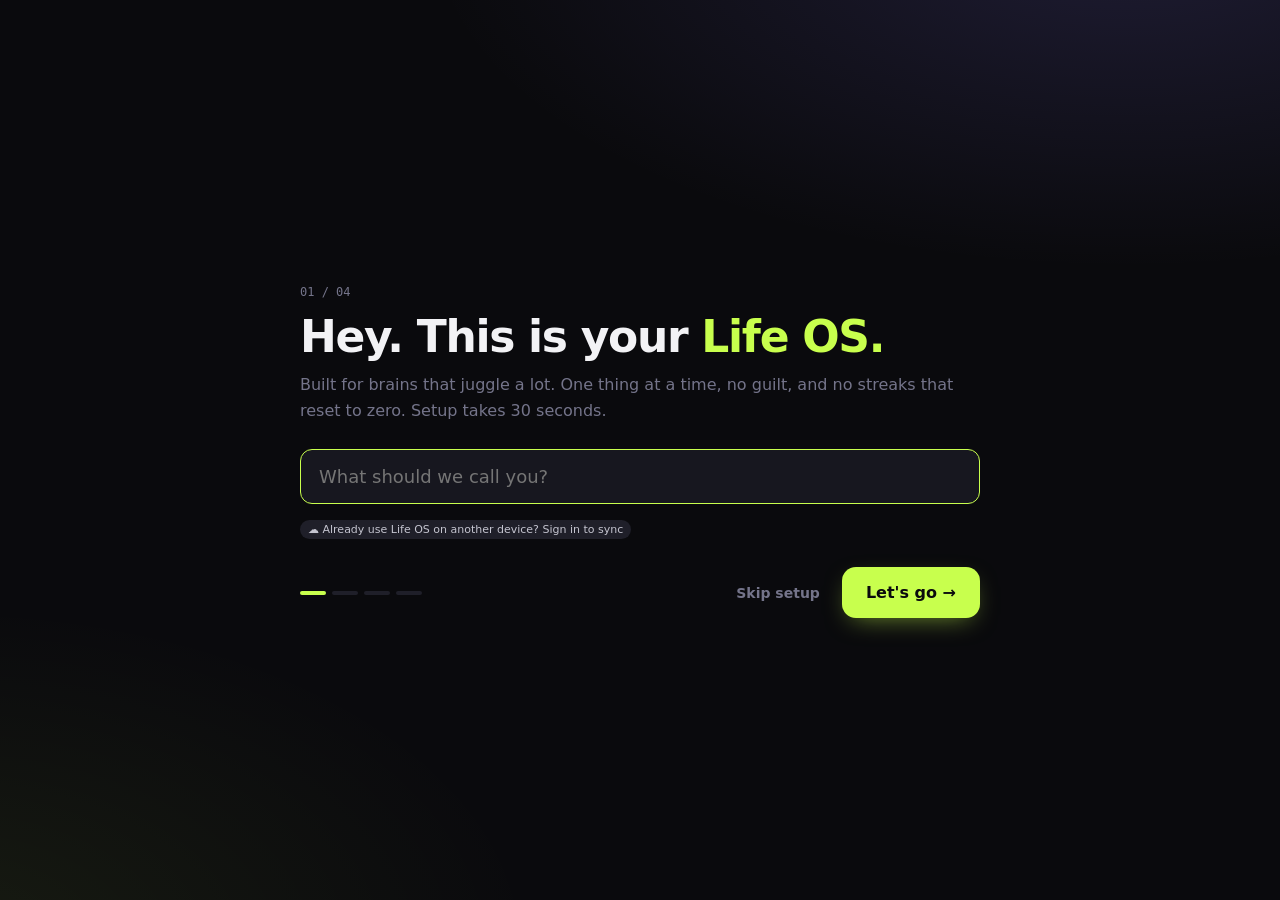
<file: index.html>
<!doctype html>
<html lang="en">
<head>
  <meta charset="utf-8" />
  <meta name="viewport" content="width=device-width, initial-scale=1, viewport-fit=cover" />
  <meta name="theme-color" content="#0a0a0d" />
  <meta name="lifeos" content="app" />
  <!-- Security: only run this app's own scripts; no inline scripts, no injected handlers, no javascript: links.
       Network only to Supabase (sync) and the news APIs. -->
  <meta http-equiv="Content-Security-Policy" content="default-src 'self'; script-src 'self'; style-src 'self' 'unsafe-inline' https://fonts.googleapis.com; font-src 'self' https://fonts.gstatic.com; img-src 'self' data: blob:; connect-src 'self' https://*.supabase.co https://hn.algolia.com https://dev.to; worker-src 'self'; manifest-src 'self'; media-src 'self' blob:; object-src 'none'; base-uri 'self'; form-action 'self'" />
  <meta name="referrer" content="strict-origin-when-cross-origin" />
  <meta name="description" content="Life OS: an ADHD-friendly personal operating system for focus, habits, energy and tasks." />
  <!-- installable on iPhone (Share → Add to Home Screen) -->
  <meta name="apple-mobile-web-app-capable" content="yes" />
  <meta name="mobile-web-app-capable" content="yes" />
  <meta name="apple-mobile-web-app-status-bar-style" content="black-translucent" />
  <meta name="apple-mobile-web-app-title" content="Life OS" />
  <link rel="apple-touch-icon" href="icons/apple-touch-icon.png" />
  <link rel="icon" type="image/png" sizes="32x32" href="icons/favicon-32.png" />
  <title>Life OS</title>
  <link rel="manifest" href="manifest.webmanifest" />
  <link rel="preconnect" href="https://fonts.googleapis.com" />
  <link rel="preconnect" href="https://fonts.gstatic.com" crossorigin />
  <link href="https://fonts.googleapis.com/css2?family=Space+Grotesk:wght@400;500;600;700&family=JetBrains+Mono:wght@400;500&display=swap" rel="stylesheet" />
  <link rel="stylesheet" href="css/style.css?v=20" />
</head>
<body>
  <div id="app"></div>
  <div id="modal-root"></div>
  <div id="toasts" aria-live="polite"></div>
  <script src="sync-config.js?v=20"></script>
  <script src="js/store.js?v=20"></script>
  <script src="js/fx.js?v=20"></script>
  <script src="js/screen.js?v=20"></script>
  <script src="js/projects.js?v=20"></script>
  <script src="js/spirit.js?v=20"></script>
  <script src="js/news.js?v=20"></script>
  <script src="js/timelog.js?v=20"></script>
  <script src="js/calendar.js?v=20"></script>
  <script src="js/areas.js?v=20"></script>
  <script src="js/board.js?v=20"></script>
  <script src="js/breaks.js?v=20"></script>
  <script src="js/sync.js?v=20"></script>
  <script src="js/app.js?v=20"></script>
</body>
</html>
</file>
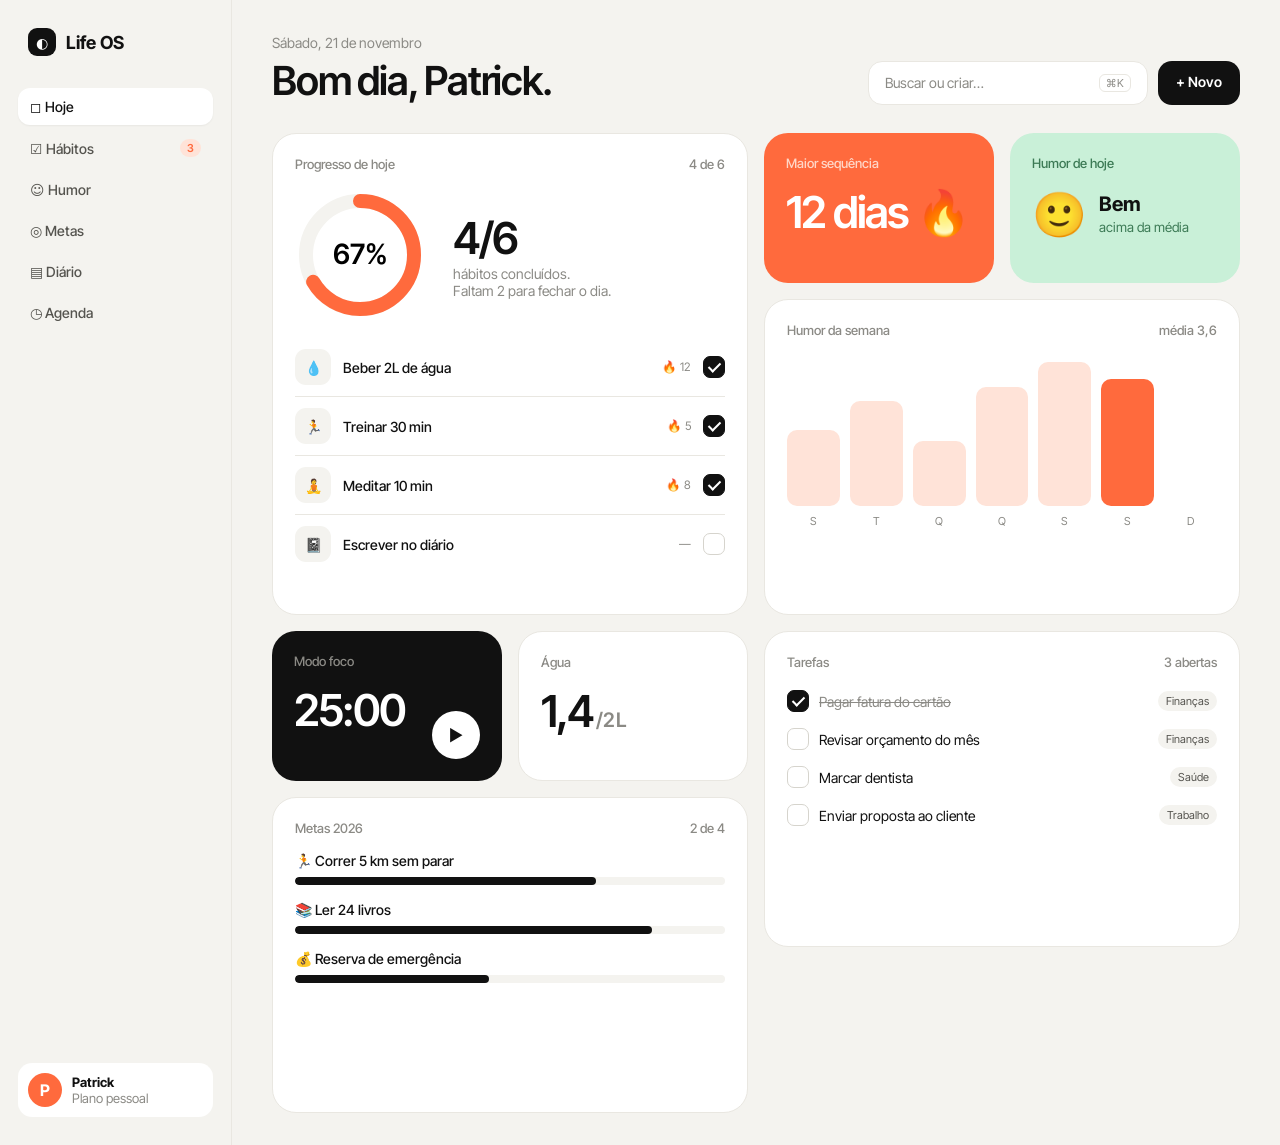
<file: concepts/a-bento.html>
<!doctype html>
<html lang="pt-BR"><head><meta charset="utf-8"><meta name="viewport" content="width=device-width,initial-scale=1">
<title>Life OS · Bento</title>
<link href="https://fonts.googleapis.com/css2?family=Inter+Tight:wght@400;500;600;700&display=swap" rel="stylesheet">
<style>
:root{--bg:#f4f3ef;--card:#fff;--ink:#111;--mut:#8b8a85;--line:#e9e7e1;--acc:#ff6a3d;--acc2:#ffe3d8;--mint:#c9f0d8}
*{box-sizing:border-box;margin:0;padding:0}
body{background:var(--bg);font-family:"Inter Tight",system-ui,sans-serif;color:var(--ink);display:flex;min-height:100vh}
aside{width:232px;padding:28px 18px;display:flex;flex-direction:column;gap:4px;border-right:1px solid var(--line)}
.logo{font-weight:700;font-size:18px;display:flex;align-items:center;gap:10px;margin:0 10px 28px}
.logo i{width:28px;height:28px;border-radius:9px;background:var(--ink);display:grid;place-items:center;color:#fff;font-style:normal;font-size:14px}
aside a{display:flex;align-items:center;gap:12px;padding:10px 12px;border-radius:12px;color:#55544f;text-decoration:none;font-size:14px;font-weight:500}
aside a.on{background:var(--card);color:var(--ink);box-shadow:0 1px 2px rgba(0,0,0,.05)}
aside a span{margin-left:auto;font-size:11px;background:var(--acc2);color:var(--acc);padding:2px 7px;border-radius:99px;font-weight:600}
aside .grow{flex:1}
.me{display:flex;align-items:center;gap:10px;padding:10px;border-radius:14px;background:var(--card)}
.me b{width:34px;height:34px;border-radius:50%;background:var(--acc);color:#fff;display:grid;place-items:center}
main{flex:1;padding:32px 40px}
header{display:flex;align-items:flex-end;justify-content:space-between;margin-bottom:28px}
header small{color:var(--mut);font-size:14px}
header h1{font-size:40px;font-weight:600;letter-spacing:-.03em;margin-top:4px}
.k{display:flex;gap:10px}
.search{width:280px;padding:12px 16px;border-radius:14px;background:var(--card);border:1px solid var(--line);color:var(--mut);font-size:14px;display:flex;justify-content:space-between}
.search kbd{font-family:inherit;font-size:11px;border:1px solid var(--line);padding:1px 6px;border-radius:6px}
.btn{padding:12px 18px;border-radius:14px;background:var(--ink);color:#fff;font-weight:600;font-size:14px}
.grid{display:grid;grid-template-columns:repeat(4,1fr);grid-auto-rows:150px;gap:16px}
.c{background:var(--card);border-radius:24px;padding:22px;border:1px solid var(--line);position:relative;overflow:hidden}
.c h3{font-size:13px;color:var(--mut);font-weight:500;display:flex;justify-content:space-between}
.big{font-size:44px;font-weight:600;letter-spacing:-.04em}
.s2{grid-column:span 2}.r2{grid-row:span 2}.r3{grid-row:span 3}
.prog{display:flex;gap:28px;align-items:center;margin-top:18px}
.habit{display:flex;align-items:center;gap:12px;padding:11px 0;border-bottom:1px solid var(--line);font-size:14px;font-weight:500}
.habit:last-child{border:0}
.habit em{font-style:normal;width:36px;height:36px;border-radius:11px;background:var(--bg);display:grid;place-items:center}
.habit small{color:var(--mut);margin-left:auto;font-weight:400}
.chk{width:22px;height:22px;border-radius:7px;border:1.5px solid #d6d4cd}
.chk.on{background:var(--ink);border-color:var(--ink);position:relative}
.chk.on::after{content:"";position:absolute;left:7px;top:3px;width:5px;height:10px;border:solid #fff;border-width:0 2px 2px 0;transform:rotate(45deg)}
.fire{background:var(--acc);color:#fff;border:0}
.fire h3{color:#ffd7c8}
.bars{display:flex;align-items:flex-end;gap:10px;height:170px;margin-top:20px}
.bars div{flex:1;display:flex;flex-direction:column;align-items:center;gap:8px;font-size:11px;color:var(--mut);height:100%;justify-content:flex-end}
.bars i{width:100%;border-radius:10px;background:var(--acc2)}
.bars i.t{background:var(--acc)}
.task{display:flex;gap:10px;align-items:center;font-size:14px;padding:8px 0}
.tag{font-size:11px;padding:3px 8px;border-radius:99px;margin-left:auto;background:var(--bg);color:#55544f}
.goal{margin-top:16px;font-size:14px;font-weight:500}
.goal .b{height:8px;border-radius:9px;background:var(--bg);margin-top:8px;overflow:hidden}
.goal .b i{display:block;height:100%;background:var(--ink);border-radius:9px}
.focus{background:var(--ink);color:#fff;border:0}
.focus h3{color:#8b8a85}
.play{position:absolute;right:22px;bottom:22px;width:48px;height:48px;border-radius:50%;background:#fff;color:var(--ink);display:grid;place-items:center;font-size:16px}
.mint{background:var(--mint);border:0}
.mint h3{color:#3c7a55}
</style></head><body>
<aside>
  <div class="logo"><i>◐</i>Life OS</div>
  <a class="on" href="#">◻︎ Hoje</a><a href="#">☑︎ Hábitos <span>3</span></a><a href="#">☺︎ Humor</a><a href="#">◎ Metas</a><a href="#">▤ Diário</a><a href="#">◷ Agenda</a>
  <div class="grow"></div>
  <div class="me"><b>P</b><div style="font-size:13px"><strong>Patrick</strong><br><span style="color:var(--mut)">Plano pessoal</span></div></div>
</aside>
<main>
  <header>
    <div><small>Sábado, 21 de novembro</small><h1>Bom dia, Patrick.</h1></div>
    <div class="k"><div class="search">Buscar ou criar… <kbd>⌘K</kbd></div><div class="btn">+ Novo</div></div>
  </header>
  <div class="grid">
    <div class="c s2 r3">
      <h3>Progresso de hoje <span>4 de 6</span></h3>
      <div class="prog">
        <svg width="130" height="130" viewBox="0 0 130 130"><circle cx="65" cy="65" r="54" fill="none" stroke="#f4f3ef" stroke-width="14"/><circle cx="65" cy="65" r="54" fill="none" stroke="#ff6a3d" stroke-width="14" stroke-linecap="round" stroke-dasharray="339" stroke-dashoffset="113" transform="rotate(-90 65 65)"/><text x="65" y="74" text-anchor="middle" font-size="28" font-weight="600" font-family="Inter Tight">67%</text></svg>
        <div><div class="big">4/6</div><div style="color:var(--mut);font-size:14px">hábitos concluídos.<br>Faltam 2 para fechar o dia.</div></div>
      </div>
      <div style="margin-top:18px">
        <div class="habit"><em>💧</em>Beber 2L de água<small>🔥 12</small><div class="chk on"></div></div>
        <div class="habit"><em>🏃</em>Treinar 30 min<small>🔥 5</small><div class="chk on"></div></div>
        <div class="habit"><em>🧘</em>Meditar 10 min<small>🔥 8</small><div class="chk on"></div></div>
        <div class="habit"><em>📓</em>Escrever no diário<small>—</small><div class="chk"></div></div>
                      </div>
    </div>
    <div class="c fire"><h3>Maior sequência</h3><div class="big" style="margin-top:14px">12 dias 🔥</div></div>
    <div class="c mint"><h3>Humor de hoje</h3><div style="display:flex;align-items:center;gap:12px;margin-top:16px"><span style="font-size:44px">🙂</span><div><b style="font-size:20px">Bem</b><br><small style="color:#3c7a55">acima da média</small></div></div></div>
    <div class="c s2 r2"><h3>Humor da semana <span>média 3,6</span></h3>
      <div class="bars"><div><i style="height:45%"></i>S</div><div><i style="height:62%"></i>T</div><div><i style="height:38%"></i>Q</div><div><i style="height:70%"></i>Q</div><div><i style="height:85%"></i>S</div><div><i class="t" style="height:75%"></i>S</div><div><i style="height:0"></i>D</div></div>
    </div>
    <div class="c focus"><h3>Modo foco</h3><div class="big" style="margin-top:14px">25:00</div><div class="play">▶</div></div>
    <div class="c"><h3>Água</h3><div class="big" style="margin-top:14px">1,4<span style="font-size:20px;color:var(--mut)"> / 2 L</span></div></div>
    <div class="c s2 r2"><h3>Tarefas <span>3 abertas</span></h3>
      <div style="margin-top:12px">
        <div class="task"><div class="chk on"></div><s style="color:var(--mut)">Pagar fatura do cartão</s><span class="tag">Finanças</span></div>
        <div class="task"><div class="chk"></div>Revisar orçamento do mês<span class="tag">Finanças</span></div>
        <div class="task"><div class="chk"></div>Marcar dentista<span class="tag">Saúde</span></div>
        <div class="task"><div class="chk"></div>Enviar proposta ao cliente<span class="tag">Trabalho</span></div>
      </div>
    </div>
    <div class="c s2 r2"><h3>Metas 2026 <span>2 de 4</span></h3>
      <div class="goal">🏃 Correr 5 km sem parar<div class="b"><i style="width:70%"></i></div></div>
      <div class="goal">📚 Ler 24 livros<div class="b"><i style="width:83%"></i></div></div>
      <div class="goal">💰 Reserva de emergência<div class="b"><i style="width:45%"></i></div></div>
    </div>
  </div>
</main>
</body></html>
</file>
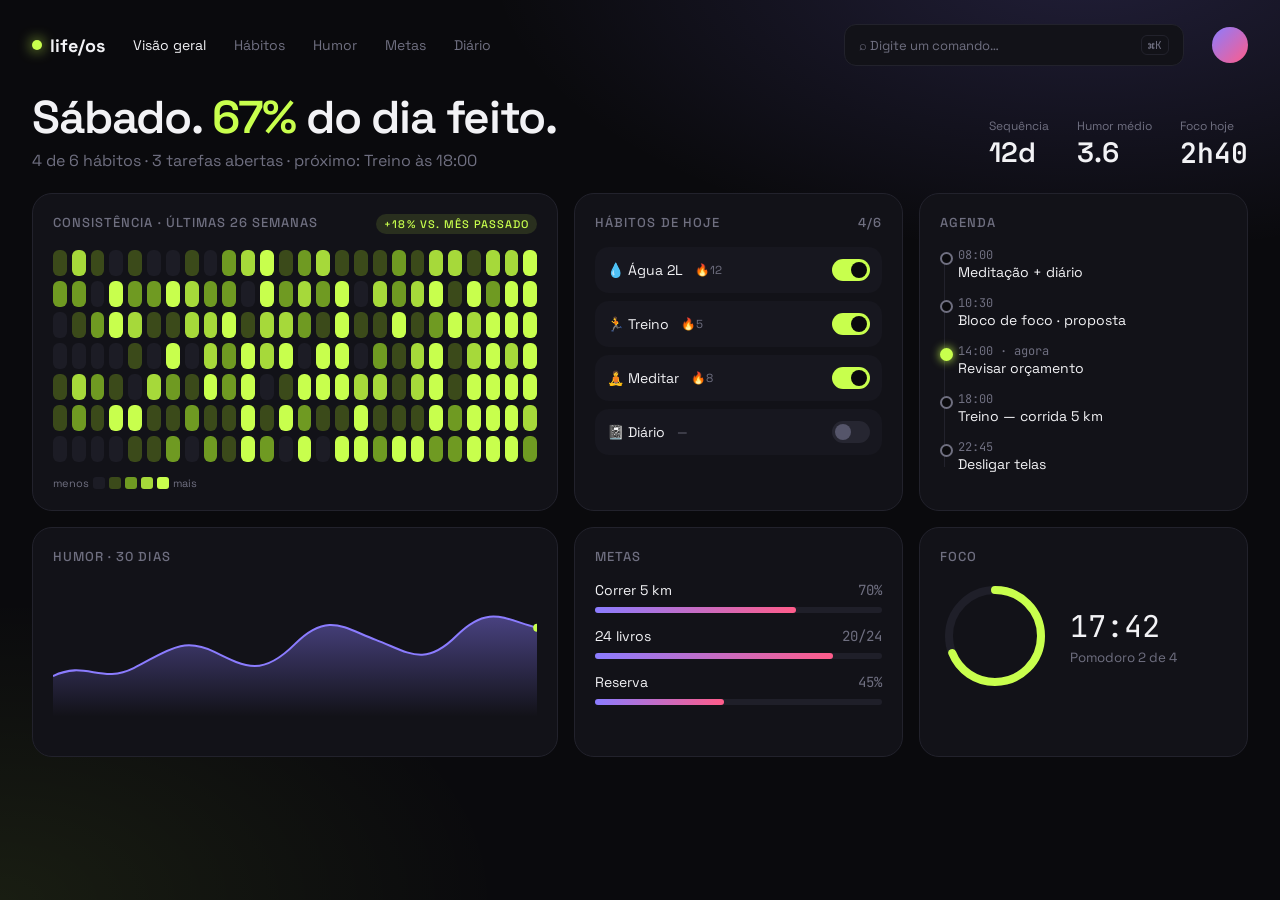
<file: concepts/b-dark.html>
<!doctype html>
<html lang="pt-BR"><head><meta charset="utf-8"><meta name="viewport" content="width=device-width,initial-scale=1">
<title>Life OS · Dark</title>
<link href="https://fonts.googleapis.com/css2?family=Space+Grotesk:wght@400;500;600;700&family=JetBrains+Mono:wght@400;500&display=swap" rel="stylesheet">
<style>
:root{--bg:#0a0a0d;--card:#121218;--line:#22222c;--ink:#f2f2f5;--mut:#6f6f80;--lime:#c8ff4d;--vio:#8b7cff;--pink:#ff5c8a}
*{box-sizing:border-box;margin:0;padding:0}
body{background:var(--bg);color:var(--ink);font-family:"Space Grotesk",system-ui,sans-serif;min-height:100vh;padding:24px 32px;
  background-image:radial-gradient(600px 300px at 85% -5%,rgba(139,124,255,.18),transparent),radial-gradient(500px 300px at 0% 100%,rgba(200,255,77,.08),transparent)}
.mono{font-family:"JetBrains Mono",monospace}
nav{display:flex;align-items:center;gap:28px;margin-bottom:28px}
.logo{font-weight:700;font-size:18px;display:flex;gap:8px;align-items:center}
.logo i{width:10px;height:10px;border-radius:50%;background:var(--lime);box-shadow:0 0 14px var(--lime)}
nav a{color:var(--mut);text-decoration:none;font-size:14px}nav a.on{color:var(--ink)}
.cmd{margin-left:auto;display:flex;gap:10px;align-items:center;border:1px solid var(--line);background:var(--card);padding:10px 14px;border-radius:12px;color:var(--mut);font-size:13px;width:340px}
.cmd kbd{margin-left:auto;font-family:"JetBrains Mono";font-size:11px;border:1px solid var(--line);padding:2px 6px;border-radius:6px}
.av{width:36px;height:36px;border-radius:50%;background:linear-gradient(135deg,var(--vio),var(--pink))}
.hero{display:flex;justify-content:space-between;align-items:flex-end;margin-bottom:22px}
.hero h1{font-size:46px;font-weight:600;letter-spacing:-.03em;line-height:1}
.hero h1 span{color:var(--lime)}
.hero p{color:var(--mut);margin-top:10px}
.kpis{display:flex;gap:28px}
.kpi small{color:var(--mut);font-size:12px;display:block}.kpi b{font-size:28px;font-weight:600}
.grid{display:grid;grid-template-columns:1.6fr 1fr 1fr;gap:16px}
.c{background:var(--card);border:1px solid var(--line);border-radius:20px;padding:20px}
.c h3{font-size:13px;font-weight:500;color:var(--mut);display:flex;justify-content:space-between;margin-bottom:16px;text-transform:uppercase;letter-spacing:.08em}
.heat{display:grid;grid-template-rows:repeat(7,26px);grid-auto-flow:column;grid-auto-columns:1fr;gap:5px}
.heat i{border-radius:6px;background:#1c1c25}
.legend{display:flex;gap:4px;align-items:center;font-size:11px;color:var(--mut);margin-top:14px}
.legend i{width:12px;height:12px;border-radius:3px}
.hab{display:flex;align-items:center;gap:12px;padding:12px;border-radius:14px;background:#17171f;margin-bottom:8px;font-size:14px}
.hab .sw{margin-left:auto;width:38px;height:22px;border-radius:99px;background:#262631;position:relative}
.hab .sw::after{content:"";position:absolute;left:3px;top:3px;width:16px;height:16px;border-radius:50%;background:#55556a}
.hab .sw.on{background:var(--lime)}.hab .sw.on::after{left:19px;background:#0a0a0d}
.hab small{color:var(--mut)}
.tl{position:relative;padding-left:18px}
.tl::before{content:"";position:absolute;left:4px;top:6px;bottom:6px;width:1px;background:var(--line)}
.ev{position:relative;margin-bottom:14px;font-size:14px}
.ev::before{content:"";position:absolute;left:-18px;top:5px;width:9px;height:9px;border-radius:50%;background:var(--bg);border:2px solid var(--mut)}
.ev.now::before{border-color:var(--lime);background:var(--lime);box-shadow:0 0 10px var(--lime)}
.ev small{color:var(--mut);font-size:12px;display:block}
.ring{display:flex;align-items:center;gap:20px}
.goal{margin-bottom:14px;font-size:14px}.goal .b{height:6px;background:#1f1f29;border-radius:9px;margin-top:8px}.goal .b i{display:block;height:100%;border-radius:9px;background:linear-gradient(90deg,var(--vio),var(--pink))}
.pill{font-size:11px;padding:3px 8px;border-radius:99px;background:rgba(200,255,77,.12);color:var(--lime)}
</style></head><body>
<nav>
  <div class="logo"><i></i>life/os</div>
  <a class="on" href="#">Visão geral</a><a href="#">Hábitos</a><a href="#">Humor</a><a href="#">Metas</a><a href="#">Diário</a>
  <div class="cmd">⌕ Digite um comando… <kbd>⌘K</kbd></div><div class="av"></div>
</nav>
<div class="hero">
  <div><h1>Sábado. <span>67%</span> do dia feito.</h1><p>4 de 6 hábitos · 3 tarefas abertas · próximo: Treino às 18:00</p></div>
  <div class="kpis"><div class="kpi"><small>Sequência</small><b>12d</b></div><div class="kpi"><small>Humor médio</small><b>3.6</b></div><div class="kpi"><small>Foco hoje</small><b class="mono">2h40</b></div></div>
</div>
<div class="grid">
  <div class="c"><h3>Consistência · últimas 26 semanas <span class="pill">+18% vs. mês passado</span></h3><div class="heat" id="heat"></div>
    <div class="legend">menos <i style="background:#1c1c25"></i><i style="background:#3b4a1a"></i><i style="background:#6f9a22"></i><i style="background:#a6d93a"></i><i style="background:#c8ff4d"></i> mais</div></div>
  <div class="c"><h3>Hábitos de hoje <span>4/6</span></h3>
    <div class="hab">💧 Água 2L <small>🔥12</small><div class="sw on"></div></div>
    <div class="hab">🏃 Treino <small>🔥5</small><div class="sw on"></div></div>
    <div class="hab">🧘 Meditar <small>🔥8</small><div class="sw on"></div></div>
    <div class="hab">📓 Diário <small>—</small><div class="sw"></div></div>
  </div>
  <div class="c"><h3>Agenda</h3><div class="tl">
    <div class="ev"><small class="mono">08:00</small>Meditação + diário</div>
    <div class="ev"><small class="mono">10:30</small>Bloco de foco · proposta</div>
    <div class="ev now"><small class="mono">14:00 · agora</small>Revisar orçamento</div>
    <div class="ev"><small class="mono">18:00</small>Treino — corrida 5 km</div>
    <div class="ev"><small class="mono">22:45</small>Desligar telas</div></div></div>
  <div class="c"><h3>Humor · 30 dias</h3>
    <svg viewBox="0 0 600 150" width="100%" height="150"><defs><linearGradient id="g" x1="0" y1="0" x2="0" y2="1"><stop offset="0" stop-color="#8b7cff" stop-opacity=".45"/><stop offset="1" stop-color="#8b7cff" stop-opacity="0"/></linearGradient></defs>
    <path d="M0 100 C40 80 60 110 100 90 S160 50 200 70 260 100 300 60 360 40 400 55 460 90 500 50 560 30 600 40 V150 H0Z" fill="url(#g)"/>
    <path d="M0 100 C40 80 60 110 100 90 S160 50 200 70 260 100 300 60 360 40 400 55 460 90 500 50 560 30 600 40" fill="none" stroke="#8b7cff" stroke-width="2.5"/>
    <circle cx="600" cy="40" r="5" fill="#c8ff4d"/></svg></div>
  <div class="c"><h3>Metas</h3>
    <div class="goal">Correr 5 km <span class="mono" style="float:right;color:var(--mut)">70%</span><div class="b"><i style="width:70%"></i></div></div>
    <div class="goal">24 livros <span class="mono" style="float:right;color:var(--mut)">20/24</span><div class="b"><i style="width:83%"></i></div></div>
    <div class="goal">Reserva <span class="mono" style="float:right;color:var(--mut)">45%</span><div class="b"><i style="width:45%"></i></div></div></div>
  <div class="c"><h3>Foco</h3><div class="ring">
    <svg width="110" height="110" viewBox="0 0 110 110"><circle cx="55" cy="55" r="46" fill="none" stroke="#1f1f29" stroke-width="8"/><circle cx="55" cy="55" r="46" fill="none" stroke="#c8ff4d" stroke-width="8" stroke-linecap="round" stroke-dasharray="289" stroke-dashoffset="90" transform="rotate(-90 55 55)"/></svg>
    <div><div class="mono" style="font-size:30px">17:42</div><small style="color:var(--mut)">Pomodoro 2 de 4</small></div></div></div>
</div>
<script>
const h=document.getElementById('heat'),cols=['#1c1c25','#3b4a1a','#6f9a22','#a6d93a','#c8ff4d'];
let s=7;const r=()=>(s=(s*9301+49297)%233280)/233280;
for(let i=0;i<26*7;i++){const p=r()+i/26/7*.5;const l=p<.35?0:p<.55?1:p<.75?2:p<.95?3:4;const e=document.createElement('i');e.style.background=cols[l];h.appendChild(e)}
</script>
</body></html>
</file>
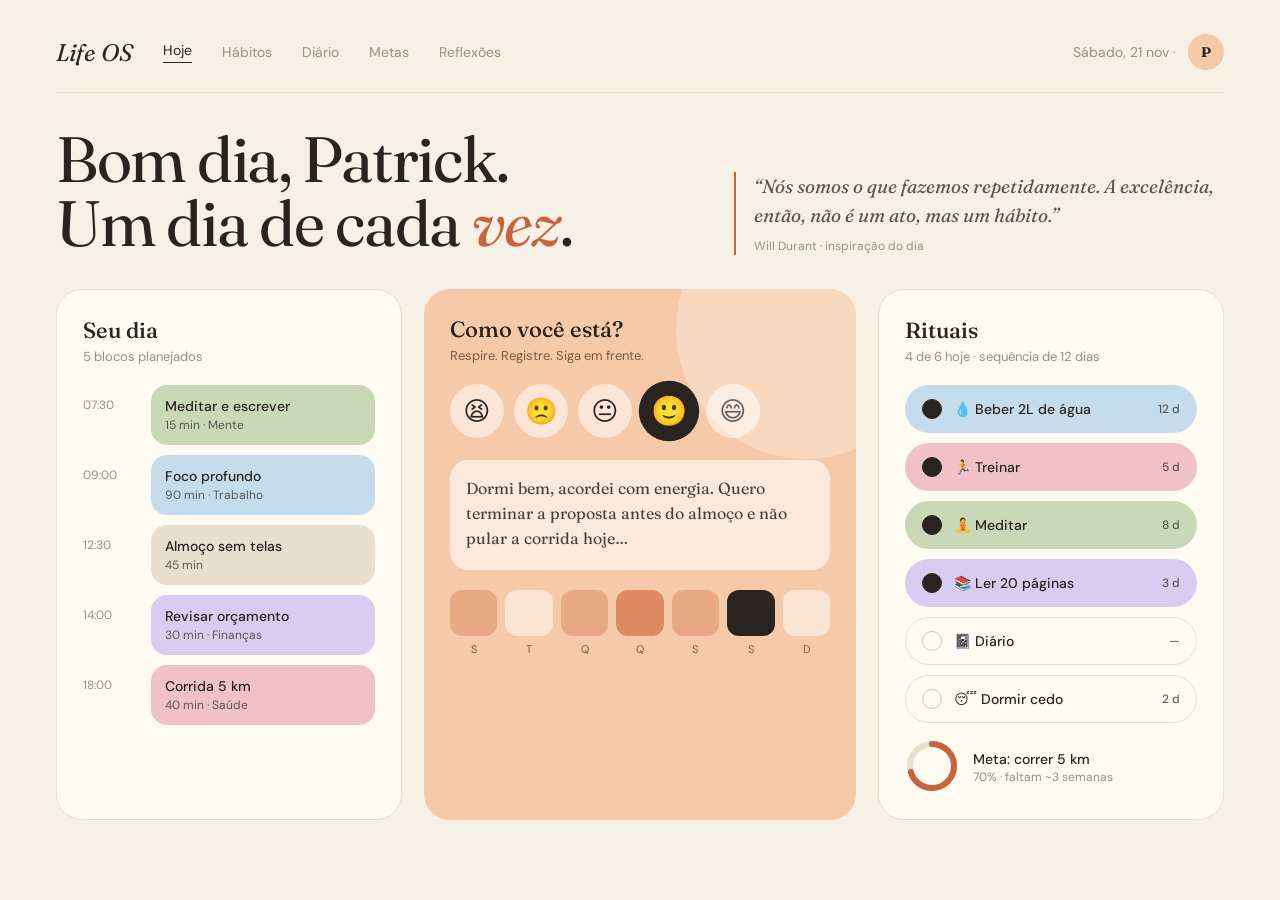
<file: concepts/c-editorial.html>
<!doctype html>
<html lang="pt-BR"><head><meta charset="utf-8"><meta name="viewport" content="width=device-width,initial-scale=1">
<title>Life OS · Editorial</title>
<link href="https://fonts.googleapis.com/css2?family=Fraunces:opsz,wght@9..144,400;9..144,500;9..144,600&family=DM+Sans:wght@400;500;600&display=swap" rel="stylesheet">
<style>
:root{--bg:#f6f0e6;--paper:#fffaf2;--ink:#2a2420;--mut:#9a8f82;--line:#e8dfd0;--peach:#f6c9a8;--sage:#c9d9b8;--lav:#d6cdf0;--sky:#c4dcec;--rose:#f1c1c8;--terra:#c8643c}
*{box-sizing:border-box;margin:0;padding:0}
body{background:var(--bg);color:var(--ink);font-family:"DM Sans",system-ui,sans-serif;min-height:100vh;padding:34px 56px}
.serif{font-family:"Fraunces",Georgia,serif}
nav{display:flex;align-items:center;gap:30px;padding-bottom:22px;border-bottom:1px solid var(--line);margin-bottom:34px}
nav .logo{font-family:"Fraunces";font-size:24px;font-style:italic}
nav a{color:var(--mut);text-decoration:none;font-size:14px}nav a.on{color:var(--ink);border-bottom:1.5px solid var(--ink);padding-bottom:3px}
nav .r{margin-left:auto;display:flex;gap:12px;align-items:center;font-size:14px;color:var(--mut)}
nav .r b{width:36px;height:36px;border-radius:50%;background:var(--peach);display:grid;place-items:center;color:var(--ink);font-family:"Fraunces"}
.head{display:grid;grid-template-columns:1.3fr 1fr;gap:40px;align-items:end;margin-bottom:34px}
.head h1{font-family:"Fraunces";font-weight:400;font-size:64px;line-height:1;letter-spacing:-.02em}
.head h1 em{color:var(--terra)}
.quote{font-family:"Fraunces";font-style:italic;font-size:19px;color:#5e544b;line-height:1.5;border-left:2px solid var(--terra);padding-left:18px}
.quote small{display:block;font-family:"DM Sans";font-style:normal;font-size:12px;color:var(--mut);margin-top:8px}
.cols{display:grid;grid-template-columns:1fr 1.25fr 1fr;gap:22px}
.card{background:var(--paper);border-radius:26px;padding:26px;border:1px solid var(--line)}
.card h2{font-family:"Fraunces";font-weight:500;font-size:22px;margin-bottom:4px}
.card .sub{color:var(--mut);font-size:13px;margin-bottom:20px}
.slot{display:grid;grid-template-columns:56px 1fr;gap:12px;margin-bottom:10px;align-items:stretch}
.slot time{font-size:12px;color:var(--mut);padding-top:12px}
.slot div{border-radius:16px;padding:12px 14px;font-size:14px;font-weight:500}
.slot div small{display:block;font-weight:400;font-size:12px;opacity:.7;margin-top:2px}
.moodcard{background:var(--peach);border:0;position:relative;overflow:hidden}
.moodcard::after{content:"";position:absolute;width:260px;height:260px;border-radius:50%;background:rgba(255,255,255,.28);right:-80px;top:-90px}
.faces{display:flex;gap:10px;margin:18px 0 22px}
.faces span{width:54px;height:54px;border-radius:50%;background:rgba(255,255,255,.55);display:grid;place-items:center;font-size:26px}
.faces span.on{background:var(--ink);transform:scale(1.12)}
.journal{background:rgba(255,255,255,.6);border-radius:18px;padding:16px;font-family:"Fraunces";font-size:16px;line-height:1.55;color:#4a4038;min-height:110px}
.week{display:flex;gap:8px;margin-top:20px}
.week div{flex:1;text-align:center;font-size:11px;color:#7a5a45}
.week i{display:block;height:46px;border-radius:12px;margin-bottom:6px;background:rgba(255,255,255,.5)}
.hp{display:flex;align-items:center;gap:12px;padding:13px 16px;border-radius:999px;margin-bottom:10px;font-size:14px;font-weight:500;border:1.5px solid var(--line)}
.hp.on{border-color:transparent}
.hp span{margin-left:auto;font-size:12px;opacity:.7}
.hp .d{width:20px;height:20px;border-radius:50%;border:1.5px solid #cfc4b4;flex:none}
.hp.on .d{background:var(--ink);border-color:var(--ink)}
.gl{display:flex;gap:14px;align-items:center;margin-top:16px}
.gl svg{flex:none}
.gl b{font-weight:500;font-size:14px}.gl small{color:var(--mut);font-size:12px;display:block}
</style></head><body>
<nav><span class="logo">Life OS</span><a class="on" href="#">Hoje</a><a href="#">Hábitos</a><a href="#">Diário</a><a href="#">Metas</a><a href="#">Reflexões</a><div class="r">Sábado, 21 nov · <b>P</b></div></nav>
<div class="head">
  <h1 class="serif">Bom dia, Patrick.<br>Um dia de cada <em>vez</em>.</h1>
  <div class="quote">“Nós somos o que fazemos repetidamente. A excelência, então, não é um ato, mas um hábito.”<small>Will Durant · inspiração do dia</small></div>
</div>
<div class="cols">
  <div class="card"><h2>Seu dia</h2><p class="sub">5 blocos planejados</p>
    <div class="slot"><time>07:30</time><div style="background:var(--sage)">Meditar e escrever<small>15 min · Mente</small></div></div>
    <div class="slot"><time>09:00</time><div style="background:var(--sky)">Foco profundo<small>90 min · Trabalho</small></div></div>
    <div class="slot"><time>12:30</time><div style="background:var(--line)">Almoço sem telas<small>45 min</small></div></div>
    <div class="slot"><time>14:00</time><div style="background:var(--lav)">Revisar orçamento<small>30 min · Finanças</small></div></div>
    <div class="slot"><time>18:00</time><div style="background:var(--rose)">Corrida 5 km<small>40 min · Saúde</small></div></div>
  </div>
  <div class="card moodcard"><h2>Como você está?</h2><p class="sub" style="color:#7a5a45">Respire. Registre. Siga em frente.</p>
    <div class="faces"><span>😫</span><span>🙁</span><span>😐</span><span class="on">🙂</span><span>😄</span></div>
    <div class="journal">Dormi bem, acordei com energia. Quero terminar a proposta antes do almoço e não pular a corrida hoje…</div>
    <div class="week"><div><i style="background:#e9a986"></i>S</div><div><i></i>T</div><div><i style="background:#e9a986"></i>Q</div><div><i style="background:#de8b62"></i>Q</div><div><i style="background:#e9a986"></i>S</div><div><i style="background:var(--ink)"></i>S</div><div><i></i>D</div></div>
  </div>
  <div class="card"><h2>Rituais</h2><p class="sub">4 de 6 hoje · sequência de 12 dias</p>
    <div class="hp on" style="background:var(--sky)"><div class="d"></div>💧 Beber 2L de água<span>12 d</span></div>
    <div class="hp on" style="background:var(--rose)"><div class="d"></div>🏃 Treinar<span>5 d</span></div>
    <div class="hp on" style="background:var(--sage)"><div class="d"></div>🧘 Meditar<span>8 d</span></div>
    <div class="hp on" style="background:var(--lav)"><div class="d"></div>📚 Ler 20 páginas<span>3 d</span></div>
    <div class="hp"><div class="d"></div>📓 Diário<span>—</span></div>
    <div class="hp"><div class="d"></div>😴 Dormir cedo<span>2 d</span></div>
    <div class="gl"><svg width="54" height="54" viewBox="0 0 54 54"><circle cx="27" cy="27" r="22" fill="none" stroke="#e8dfd0" stroke-width="6"/><circle cx="27" cy="27" r="22" fill="none" stroke="#c8643c" stroke-width="6" stroke-linecap="round" stroke-dasharray="138" stroke-dashoffset="41" transform="rotate(-90 27 27)"/></svg><div><b>Meta: correr 5 km</b><small>70% · faltam ~3 semanas</small></div></div>
  </div>
</div>
</body></html>
</file>
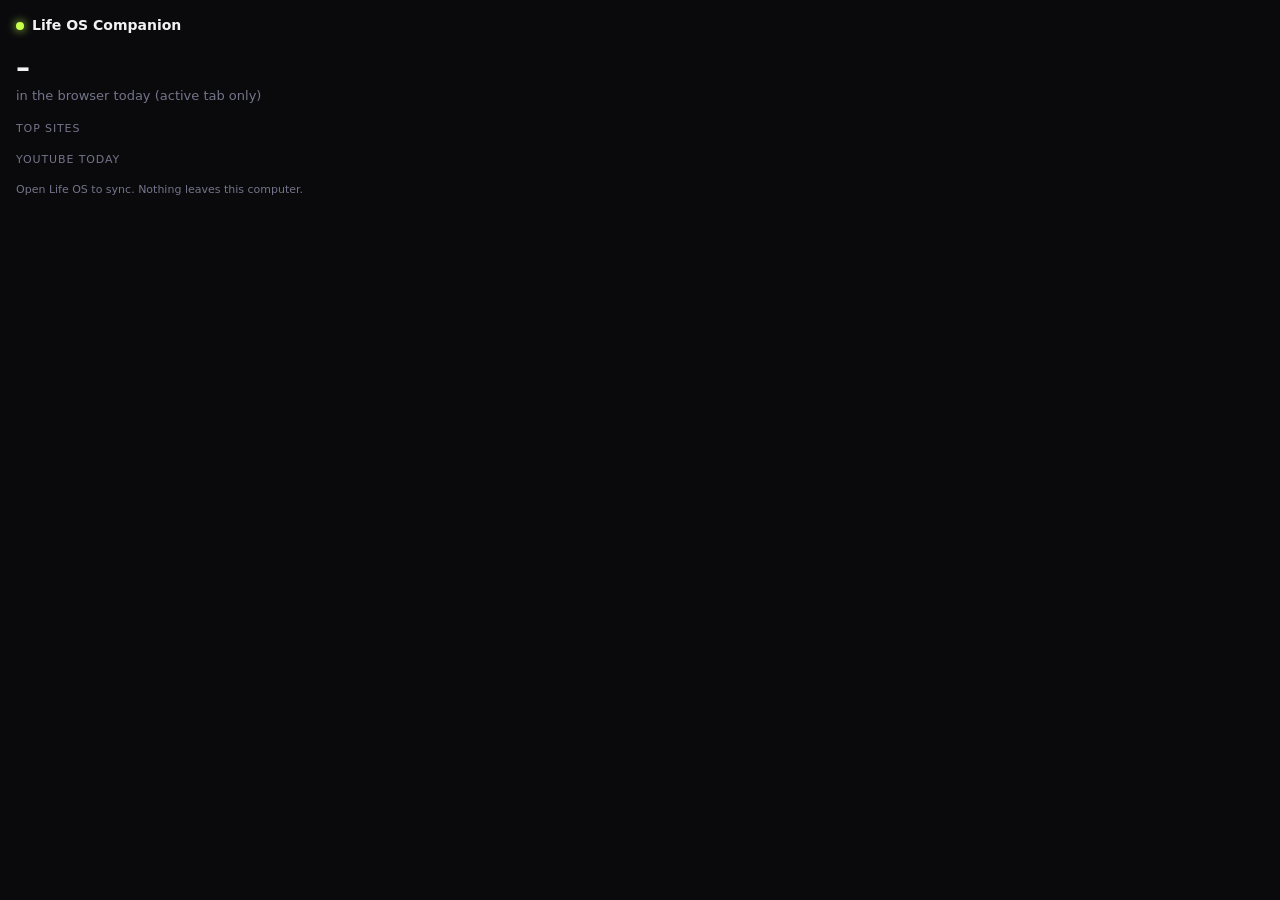
<file: extension/popup.html>
<!doctype html>
<html lang="en">
<head>
  <meta charset="utf-8" />
  <title>Life OS Companion</title>
  <style>
    :root { color-scheme: dark; }
    body { width: 300px; margin: 0; padding: 16px; background: #0a0a0d; color: #f2f2f5; font: 13px/1.4 -apple-system, system-ui, sans-serif; }
    h1 { font-size: 14px; margin: 0 0 12px; display: flex; align-items: center; gap: 8px; }
    h1 i { width: 8px; height: 8px; border-radius: 50%; background: #c8ff4d; box-shadow: 0 0 10px #c8ff4d; }
    .total { font-size: 28px; font-weight: 600; letter-spacing: -0.02em; }
    .mut { color: #74748a; }
    h2 { font-size: 11px; text-transform: uppercase; letter-spacing: 0.08em; color: #74748a; margin: 16px 0 6px; font-weight: 500; }
    .row { position: relative; display: flex; justify-content: space-between; gap: 8px; padding: 5px 0 7px; }
    .row span:first-child { overflow: hidden; text-overflow: ellipsis; white-space: nowrap; }
    .row i { position: absolute; left: 0; bottom: 1px; height: 2px; border-radius: 2px; background: #4dd8ff; }
    .v { padding: 5px 0; border-bottom: 1px solid #22222c; overflow: hidden; text-overflow: ellipsis; white-space: nowrap; }
    p.note { margin-top: 14px; font-size: 11px; color: #74748a; }
  </style>
</head>
<body>
  <h1><i></i>Life OS Companion</h1>
  <div class="total" id="total">–</div>
  <div class="mut">in the browser today (active tab only)</div>
  <h2>Top sites</h2>
  <div id="sites"></div>
  <h2>YouTube today</h2>
  <div id="videos"></div>
  <p class="note">Open Life OS to sync. Nothing leaves this computer.</p>
  <script src="popup.js"></script>
</body>
</html>
</file>
<file: css/style.css>
/* ================= Life OS — dark "command center" theme ================= */
:root {
  --bg: #0a0a0d;
  --card: #121218;
  --card-2: #17171f;
  --card-3: #1f1f29;
  --line: #22222c;
  --line-2: #2d2d3a;
  --ink: #f2f2f5;
  --ink-2: #c4c4cf;
  --mut: #74748a;
  --lime: #c8ff4d;
  --lime-dim: rgba(200, 255, 77, 0.12);
  --vio: #8b7cff;
  --pink: #ff5c8a;
  --cyan: #4dd8ff;
  --radius: 20px;
  --radius-sm: 14px;
  --ease: cubic-bezier(0.22, 1, 0.36, 1);
  --font: "Space Grotesk", system-ui, sans-serif;
  --mono: "JetBrains Mono", ui-monospace, monospace;
  --accent-ink: #c8ff4d;   /* lime used as text */
  --on-accent: #0a0a0d;    /* text on lime buttons */
  --glow-1: rgba(139, 124, 255, 0.16);
  --glow-2: rgba(200, 255, 77, 0.07);
  --nav-bg: rgba(18, 18, 24, 0.94);
  --scrim: rgba(5, 5, 8, 0.72);
  --chart-grid: #22222c;
  --heat-0: #1f1f29; --heat-1: #3b4a1a; --heat-2: #6f9a22; --heat-3: #a6d93a; --heat-4: #c8ff4d;
}

/* Morning: warm off-white */
html[data-theme="light"] {
  color-scheme: light;
  --bg: #f6f3ec;
  --card: #fffdf8;
  --card-2: #f2efe6;
  --card-3: #e7e3d7;
  --line: #e6e1d3;
  --line-2: #d6d0bf;
  --ink: #1a1a1e;
  --ink-2: #44434b;
  --mut: #8b8779;
  --lime: #cdf75a;
  --lime-dim: rgba(122, 170, 0, 0.13);
  --accent-ink: #4b7400;
  --vio: #6a5af0;
  --pink: #e5427a;
  --cyan: #1597bd;
  --glow-1: rgba(139, 124, 255, 0.1);
  --glow-2: rgba(205, 247, 90, 0.28);
  --nav-bg: rgba(255, 253, 248, 0.94);
  --scrim: rgba(40, 36, 25, 0.32);
  --chart-grid: #e6e1d3;
  --heat-0: #e9e5d9; --heat-1: #dcecb0; --heat-2: #b4db5e; --heat-3: #86bf1f; --heat-4: #4b7400;
}
html[data-theme="light"] .c, html[data-theme="light"] .modal { box-shadow: 0 1px 2px rgba(40, 36, 25, 0.04), 0 10px 30px -18px rgba(40, 36, 25, 0.18); }
html[data-theme="light"] .switch::after { background: #fff; box-shadow: 0 1px 3px rgba(0, 0, 0, 0.2); }
html[data-theme="light"] .switch.on::after { background: #1a1a1e; }
html[data-theme="light"] .logo i { box-shadow: 0 0 10px rgba(122, 170, 0, 0.6); background: #9fd61c; }
html[data-theme="light"] .btn.primary { box-shadow: 0 8px 22px -12px rgba(122, 170, 0, 0.7); }
html[data-theme="light"] .nowline::before { background: var(--accent-ink); box-shadow: none; }
html[data-theme="light"] .nowline::after { background: linear-gradient(90deg, var(--accent-ink), transparent); }
html[data-theme="light"] .hbtn.on:not(.mini) { background: var(--lime); border-color: var(--lime); }
body, .c, .modal, .tabs, .field, .capture { transition: background-color 0.35s ease, border-color 0.35s ease, color 0.35s ease; }

* { box-sizing: border-box; margin: 0; padding: 0; }
html { color-scheme: dark; }
body {
  min-height: 100vh;
  background: var(--bg);
  color: var(--ink);
  font-family: var(--font);
  font-size: 15px;
  -webkit-font-smoothing: antialiased;
  background-image:
    radial-gradient(700px 340px at 88% -8%, var(--glow-1), transparent),
    radial-gradient(600px 340px at -5% 105%, var(--glow-2), transparent);
  background-attachment: fixed;
}
button { font: inherit; color: inherit; background: none; border: 0; cursor: pointer; }
input, textarea, select { font: inherit; color: inherit; }
:focus-visible { outline: 2px solid var(--lime); outline-offset: 2px; border-radius: 8px; }
.mono { font-family: var(--mono); }
.mut { color: var(--mut); }

/* ================= Shell ================= */
.shell { max-width: 1320px; margin: 0 auto; padding: 22px 32px 60px; }
.topbar { display: flex; align-items: center; gap: 26px; }
.logo { display: flex; align-items: center; gap: 9px; font-weight: 700; font-size: 18px; white-space: nowrap; }
.logo i { width: 10px; height: 10px; border-radius: 50%; background: var(--lime); box-shadow: 0 0 14px var(--lime); }
.tabs { display: flex; gap: 4px; }
.tabs button {
  padding: 8px 12px; border-radius: 10px; color: var(--mut); font-size: 14px; font-weight: 500;
  display: flex; align-items: center; gap: 7px; transition: color 0.2s, background 0.2s;
}
.tabs button:hover { color: var(--ink-2); }
.tabs button.on { color: var(--ink); background: var(--card-2); }
.tabs .badge { font-family: var(--mono); font-size: 10px; padding: 1px 6px; border-radius: 99px; background: var(--lime-dim); color: var(--accent-ink); }
.tabs svg { display: none; }

.capture {
  margin-left: auto; display: flex; align-items: center; gap: 10px; width: 360px;
  border: 1px solid var(--line); background: var(--card); padding: 0 8px 0 14px; border-radius: 12px;
  transition: border-color 0.2s, box-shadow 0.2s;
}
.capture:focus-within { border-color: var(--accent-ink); box-shadow: 0 0 0 4px var(--lime-dim); }
.capture input { flex: 1; min-width: 0; background: none; border: 0; outline: 0; padding: 11px 0; font-size: 14px; }
.capture input::placeholder { color: var(--mut); }
.capture kbd { font-family: var(--mono); font-size: 11px; border: 1px solid var(--line-2); padding: 2px 6px; border-radius: 6px; color: var(--mut); }
.icon-btn {
  width: 40px; height: 40px; border-radius: 12px; display: grid; place-items: center; color: var(--mut); flex: none;
  border: 1px solid var(--line); background: var(--card); transition: color 0.2s, border-color 0.2s;
}
.icon-btn:hover { color: var(--ink); border-color: var(--line-2); }

/* Day bar: makes the passing of time visible */
.daybar { display: flex; align-items: center; gap: 14px; margin: 18px 0 26px; font-size: 13px; color: var(--mut); }
.daybar .track { flex: 1; height: 6px; border-radius: 9px; background: var(--card-3); overflow: hidden; position: relative; }
.daybar .track i { position: absolute; inset: 0 auto 0 0; border-radius: 9px; background: linear-gradient(90deg, var(--vio), var(--pink)); transition: width 1s var(--ease); }
.daybar b { color: var(--ink-2); font-weight: 500; }

/* ================= Generic ================= */
.view { animation: enter 0.45s var(--ease) both; }
.view.static { animation: none; }
@keyframes enter { from { opacity: 0; transform: translateY(10px); } to { opacity: 1; transform: none; } }

.hero { display: flex; justify-content: space-between; align-items: flex-end; gap: 24px; margin-bottom: 22px; }
.hero h1 { font-size: 42px; font-weight: 600; letter-spacing: -0.03em; line-height: 1.05; }
.hero h1 span { color: var(--accent-ink); }
.hero p { color: var(--mut); margin-top: 10px; }

.grid { display: grid; gap: 16px; }
.g-now { grid-template-columns: 1.65fr 1fr; align-items: start; }
.g-3 { grid-template-columns: 1.2fr 1.2fr 1fr; align-items: start; }
.g-2 { grid-template-columns: 1fr 1fr; align-items: start; }
.stack { display: flex; flex-direction: column; gap: 16px; }

.c { background: var(--card); border: 1px solid var(--line); border-radius: var(--radius); padding: 20px; }
.c > h3, .label {
  font-size: 12px; font-weight: 500; color: var(--mut); text-transform: uppercase; letter-spacing: 0.09em;
  display: flex; justify-content: space-between; align-items: center; gap: 10px; margin-bottom: 14px;
}
.c > h3 .r { text-transform: none; letter-spacing: 0; }

.btn {
  display: inline-flex; align-items: center; justify-content: center; gap: 8px;
  padding: 12px 18px; border-radius: 12px; font-weight: 600; font-size: 14px; white-space: nowrap;
  transition: transform 0.15s var(--ease), background 0.2s, border-color 0.2s, color 0.2s;
}
.btn:active { transform: scale(0.96); }
.btn.primary { background: var(--lime); color: var(--on-accent); box-shadow: 0 8px 26px -10px rgba(200, 255, 77, 0.6); }
.btn.primary:hover { background: #d6ff73; }
.btn.ghost { background: var(--card-2); border: 1px solid var(--line); color: var(--ink-2); }
.btn.ghost:hover { border-color: var(--line-2); color: var(--ink); }
.btn.quiet { color: var(--mut); padding: 12px; }
.btn.quiet:hover { color: var(--ink); }
.btn.sm { padding: 8px 12px; font-size: 13px; border-radius: 10px; }
.btn.big { padding: 16px 24px; font-size: 16px; border-radius: 14px; }
.btn[disabled] { opacity: 0.4; pointer-events: none; }

.pill { font-size: 11px; padding: 3px 8px; border-radius: 99px; background: var(--lime-dim); color: var(--accent-ink); font-weight: 500; white-space: nowrap; }
.pill.vio { background: rgba(139, 124, 255, 0.14); color: var(--vio); }
.pill.gray { background: var(--card-3); color: var(--ink-2); }
.dot { width: 8px; height: 8px; border-radius: 50%; flex: none; display: inline-block; }

.field {
  width: 100%; background: var(--card-2); border: 1px solid var(--line); border-radius: 12px; padding: 11px 14px; outline: 0; font-size: 14px;
  transition: border-color 0.2s;
}
.field:focus { border-color: var(--accent-ink); }
textarea.field { resize: vertical; min-height: 80px; line-height: 1.5; }
select.field { cursor: pointer; }

.seg { display: inline-flex; background: var(--card-2); border: 1px solid var(--line); border-radius: 12px; padding: 3px; gap: 2px; flex-wrap: wrap; }
.seg button { padding: 7px 12px; border-radius: 9px; font-size: 13px; color: var(--mut); font-weight: 500; }
.seg button.on { background: var(--card-3); color: var(--ink); }

.empty { color: var(--mut); font-size: 14px; text-align: center; padding: 22px 10px; line-height: 1.6; }

/* ================= NOW ================= */
.now-card { padding: 28px; position: relative; overflow: hidden; }
.now-card::before { content: ""; position: absolute; inset: 0 0 auto; height: 3px; background: var(--area, var(--lime)); }
.now-card .meta { display: flex; gap: 8px; align-items: center; flex-wrap: wrap; margin-bottom: 14px; }
.now-title { font-size: 34px; font-weight: 600; letter-spacing: -0.02em; line-height: 1.12; overflow-wrap: anywhere; }
.next-step {
  margin-top: 22px; padding: 16px 18px; border-radius: 16px; background: var(--card-2); border: 1px dashed var(--line-2);
  display: flex; align-items: center; gap: 14px;
}
.next-step .lbl { font-size: 11px; text-transform: uppercase; letter-spacing: 0.09em; color: var(--accent-ink); font-weight: 600; }
.next-step .txt { font-size: 17px; margin-top: 3px; }
.next-step .grow { flex: 1; min-width: 0; }
.leftoff { margin-top: 14px; display: flex; gap: 10px; align-items: center; color: var(--mut); font-size: 13px; }
.leftoff input { flex: 1; min-width: 0; background: none; border: 0; border-bottom: 1px solid var(--line); outline: 0; padding: 6px 0; color: var(--ink-2); font-size: 14px; }
.leftoff input:focus { border-color: var(--accent-ink); }
.now-actions { display: flex; gap: 10px; flex-wrap: wrap; margin-top: 26px; align-items: center; }
.now-actions .sp { flex: 1; }

.top3 { display: flex; flex-direction: column; gap: 8px; }
.trow {
  display: flex; align-items: center; gap: 12px; padding: 12px 14px; border-radius: var(--radius-sm); background: var(--card-2);
  border: 1px solid transparent; transition: border-color 0.2s, background 0.2s;
}
.trow:hover { border-color: var(--line-2); }
.trow.cur { border-color: rgba(200, 255, 77, 0.45); background: rgba(200, 255, 77, 0.05); }
.trow .t { flex: 1; min-width: 0; font-size: 14px; text-align: left; }
.trow .t > span { display: block; white-space: nowrap; overflow: hidden; text-overflow: ellipsis; }
.trow .t small { display: block; color: var(--mut); font-size: 12px; margin-top: 2px; }
.trow.done .t > span { color: var(--mut); text-decoration: line-through; }
.check {
  width: 24px; height: 24px; border-radius: 50%; border: 2px solid var(--line-2); flex: none; display: grid; place-items: center; color: transparent;
  transition: all 0.25s var(--ease);
}
.check.sq { border-radius: 8px; width: 26px; height: 26px; }
.check:hover { border-color: var(--accent-ink); }
.check.on { background: var(--lime); border-color: var(--accent-ink); color: var(--on-accent); animation: pop 0.4s var(--ease); }
@keyframes pop { 0% { transform: scale(0.6); } 60% { transform: scale(1.15); } 100% { transform: scale(1); } }
.slot-empty {
  padding: 12px 14px; border-radius: var(--radius-sm); border: 1px dashed var(--line-2); color: var(--mut); font-size: 13px; text-align: left;
  transition: border-color 0.2s, color 0.2s;
}
.slot-empty:hover { border-color: var(--accent-ink); color: var(--ink-2); }

.energy-pick { display: grid; grid-template-columns: repeat(3, 1fr); gap: 8px; }
.energy-pick button {
  padding: 14px 8px; border-radius: var(--radius-sm); background: var(--card-2); border: 1px solid var(--line);
  display: flex; flex-direction: column; align-items: center; gap: 4px; transition: border-color 0.2s;
}
.energy-pick button:hover { border-color: var(--line-2); }
.energy-pick button.on { border-color: var(--accent-ink); background: var(--lime-dim); }
.energy-pick .e { font-size: 24px; }
.energy-pick b { font-size: 14px; font-weight: 600; }
.energy-pick small { font-size: 11px; color: var(--mut); text-align: center; }

.mood-pick { display: flex; gap: 8px; justify-content: space-between; }
.mood-pick button {
  flex: 1; aspect-ratio: 1; max-width: 56px; border-radius: 50%; background: var(--card-2); border: 1px solid var(--line); font-size: 24px;
  transition: transform 0.2s var(--ease), border-color 0.2s;
}
.mood-pick button:hover { transform: scale(1.06); }
.mood-pick button.on { border-color: var(--accent-ink); background: var(--lime-dim); transform: scale(1.1); }

.next-up { display: flex; gap: 14px; align-items: center; }
.next-up .when { font-family: var(--mono); font-size: 20px; color: var(--accent-ink); white-space: nowrap; }
.wins { display: flex; align-items: baseline; gap: 10px; }
.wins b { font-size: 44px; font-weight: 600; letter-spacing: -0.03em; }

.mini-list { display: flex; flex-direction: column; gap: 6px; }
.mini-item {
  display: flex; align-items: center; gap: 10px; padding: 10px 12px; border-radius: 12px; background: var(--card-2); font-size: 14px; text-align: left;
  border: 1px solid transparent; transition: border-color 0.2s; width: 100%;
}
.mini-item:hover { border-color: var(--line-2); }
.mini-item .t { flex: 1; min-width: 0; overflow: hidden; text-overflow: ellipsis; white-space: nowrap; }
.mini-item .add { color: var(--accent-ink); font-size: 12px; font-weight: 600; white-space: nowrap; }

/* Visual timer (shrinking disc) */
.disc { position: relative; flex: none; }
.disc svg { display: block; transform: rotate(-90deg); }
.disc .lbl { position: absolute; inset: 0; display: grid; place-items: center; text-align: center; line-height: 1.15; }
.disc .lbl b { font-size: 15px; font-weight: 600; display: block; }
.disc .lbl small { font-size: 11px; color: var(--mut); }

.running {
  display: flex; align-items: center; gap: 18px; padding: 16px 18px; margin-top: 22px; border-radius: 16px;
  background: linear-gradient(90deg, rgba(200, 255, 77, 0.08), rgba(139, 124, 255, 0.06)); border: 1px solid rgba(200, 255, 77, 0.25);
}
.running .grow { flex: 1; min-width: 0; }
.running .bar { height: 8px; border-radius: 9px; background: var(--card-3); overflow: hidden; margin-top: 10px; }
.running .bar i { display: block; height: 100%; background: var(--lime); border-radius: 9px; transition: width 1s linear; }

.nudge {
  display: flex; align-items: center; gap: 12px; padding: 14px 16px; border-radius: 16px; margin-bottom: 16px; flex-wrap: wrap;
  background: rgba(139, 124, 255, 0.1); border: 1px solid rgba(139, 124, 255, 0.35); font-size: 14px;
}
.nudge .sp { flex: 1; min-width: 160px; }

/* ================= Today ================= */
.timeline { position: relative; padding-left: 20px; }
.timeline::before { content: ""; position: absolute; left: 5px; top: 8px; bottom: 8px; width: 1px; background: var(--line-2); }
.ev { position: relative; padding: 8px 4px; margin-bottom: 2px; display: flex; gap: 12px; align-items: center; }
.ev::before {
  content: ""; position: absolute; left: -20px; top: 14px; width: 11px; height: 11px; border-radius: 50%;
  background: var(--bg); border: 2px solid var(--c, var(--mut));
}
.ev.past { opacity: 0.45; }
.ev .time { font-family: var(--mono); font-size: 12px; color: var(--mut); width: 44px; flex: none; }
.ev .t { flex: 1; font-size: 14px; min-width: 0; }
.ev .t small { display: block; color: var(--mut); font-size: 12px; }
.ev .rel { font-size: 12px; color: var(--accent-ink); font-family: var(--mono); white-space: nowrap; }
.ev .x { opacity: 0; transition: opacity 0.2s; }
.ev:hover .x { opacity: 1; }
.nowline { position: relative; display: flex; align-items: center; gap: 10px; margin: 6px 0 10px; font-family: var(--mono); font-size: 11px; color: var(--accent-ink); }
.nowline::before {
  content: ""; position: absolute; left: -20px; width: 11px; height: 11px; border-radius: 50%; background: var(--lime); box-shadow: 0 0 12px var(--lime);
}
.nowline::after { content: ""; flex: 1; height: 1px; background: linear-gradient(90deg, var(--lime), transparent); }
.inline-form { display: flex; gap: 8px; margin-top: 14px; flex-wrap: wrap; }
.inline-form .field { flex: 1; min-width: 100px; padding: 9px 12px; }
.inline-form input[type="time"] { flex: 0 0 132px; }
.inline-form select { flex: 0 0 auto; width: auto; }

/* ================= Habits ================= */
.habit { display: flex; align-items: center; gap: 14px; padding: 14px; border-radius: var(--radius-sm); background: var(--card-2); margin-bottom: 8px; }
.habit .emo { width: 42px; height: 42px; border-radius: 12px; background: var(--card-3); display: grid; place-items: center; font-size: 20px; flex: none; }
.habit .info { flex: 1; min-width: 0; }
.habit .info b { font-weight: 500; font-size: 15px; display: block; }
.habit .info small { color: var(--mut); font-size: 12px; display: block; }
.habit.compact { padding: 12px; gap: 12px; }
.habit.compact .emo { width: 36px; height: 36px; font-size: 18px; }
.habit.compact .info b { font-size: 14px; }
.hbtns { display: flex; gap: 6px; flex: none; }
.hbtn {
  padding: 8px 12px; border-radius: 10px; font-size: 12px; font-weight: 600; border: 1px solid var(--line-2); color: var(--ink-2);
  transition: all 0.2s var(--ease); white-space: nowrap;
}
.hbtn:hover { border-color: var(--accent-ink); }
.hbtn.on { background: var(--lime); border-color: var(--accent-ink); color: var(--on-accent); }
.hbtn.mini.on { background: var(--vio); border-color: var(--vio); color: #fff; }
.week7 { display: flex; gap: 4px; margin-top: 8px; }
.week7 i { width: 18px; height: 18px; border-radius: 5px; background: var(--card-3); }
.week7 i.full { background: var(--lime); }
.week7 i.mini { background: var(--vio); }
.week7 i.today { box-shadow: inset 0 0 0 1.5px var(--ink-2); }

.heat { display: grid; grid-template-rows: repeat(7, 1fr); grid-auto-flow: column; grid-auto-columns: 1fr; gap: 4px; aspect-ratio: 26 / 7.6; }
.heat i { border-radius: 4px; background: var(--card-3); }
.legend { display: flex; gap: 4px; align-items: center; font-size: 11px; color: var(--mut); margin-top: 12px; flex-wrap: wrap; }
.legend i { width: 11px; height: 11px; border-radius: 3px; display: inline-block; }

.emoji-row { display: flex; flex-wrap: wrap; gap: 6px; }
.emoji-row button { width: 36px; height: 36px; border-radius: 10px; background: var(--card-2); border: 1px solid var(--line); font-size: 17px; }
.emoji-row button.on { border-color: var(--accent-ink); background: var(--lime-dim); }
.form-grid { display: grid; gap: 10px; }

/* ================= Inbox ================= */
.task-card { display: flex; align-items: center; gap: 12px; padding: 12px 14px; border-radius: var(--radius-sm); background: var(--card-2); margin-bottom: 8px; }
.task-card .t { flex: 1; min-width: 0; }
.task-card .t b { font-weight: 500; font-size: 14px; display: block; overflow: hidden; text-overflow: ellipsis; white-space: nowrap; }
.task-card .tags { display: flex; gap: 6px; margin-top: 6px; flex-wrap: wrap; align-items: center; }
.task-card .acts { display: flex; gap: 4px; flex: none; flex-wrap: wrap; justify-content: flex-end; }
.tiny {
  padding: 6px 9px; border-radius: 8px; font-size: 12px; color: var(--mut); border: 1px solid var(--line); white-space: nowrap;
  transition: color 0.2s, border-color 0.2s;
}
.tiny:hover { color: var(--ink); border-color: var(--line-2); }
.tiny.lime { color: var(--accent-ink); border-color: rgba(200, 255, 77, 0.35); }
.tagbtn { font-size: 11px; padding: 3px 8px; border-radius: 99px; background: var(--card-3); color: var(--ink-2); display: inline-flex; gap: 5px; align-items: center; }
.tagbtn:hover { color: var(--ink); }

/* ================= Check-in chart ================= */
.chart svg { width: 100%; height: 190px; display: block; overflow: visible; }

/* ================= Review ================= */
.stat b { font-size: 30px; font-weight: 600; display: block; letter-spacing: -0.02em; }
.stat small { color: var(--mut); font-size: 12px; }
.stats { display: grid; grid-template-columns: repeat(4, 1fr); gap: 12px; }
.q { margin-bottom: 16px; }
.q label { display: block; font-size: 15px; margin-bottom: 8px; }
.past-review { padding: 14px; border-radius: var(--radius-sm); background: var(--card-2); margin-bottom: 8px; font-size: 14px; line-height: 1.55; }
.past-review small { color: var(--mut); font-family: var(--mono); font-size: 11px; }
.past-review p + p { margin-top: 4px; }

/* ================= Modal ================= */
.overlay {
  position: fixed; inset: 0; background: var(--scrim); backdrop-filter: blur(6px); z-index: 50;
  display: grid; place-items: center; padding: 20px; animation: fade 0.25s ease both;
}
@keyframes fade { from { opacity: 0; } }
.modal {
  width: min(560px, 100%); max-height: 90vh; overflow-y: auto; background: var(--card); border: 1px solid var(--line-2);
  border-radius: 24px; padding: 26px; animation: enter 0.35s var(--ease) both;
}
.modal h2 { font-size: 24px; font-weight: 600; letter-spacing: -0.02em; }
.modal .sub { color: var(--mut); margin-top: 6px; font-size: 14px; line-height: 1.5; }
.modal .foot { display: flex; gap: 10px; justify-content: flex-end; margin-top: 22px; flex-wrap: wrap; }
.chips { display: flex; flex-wrap: wrap; gap: 6px; margin-top: 12px; }
.chip {
  padding: 7px 12px; border-radius: 99px; background: var(--card-2); border: 1px solid var(--line); font-size: 13px; color: var(--ink-2);
  transition: border-color 0.2s, color 0.2s;
}
.chip:hover { border-color: var(--accent-ink); color: var(--ink); }
.chip.on { border-color: var(--accent-ink); background: var(--lime-dim); color: var(--accent-ink); }
.steps { margin-top: 16px; display: flex; flex-direction: column; gap: 6px; }
.step { display: flex; align-items: center; gap: 10px; padding: 10px 12px; border-radius: 12px; background: var(--card-2); font-size: 14px; }
.step .n { font-family: var(--mono); font-size: 11px; color: var(--mut); width: 18px; }
.step .t { flex: 1; }
.step.done .t { color: var(--mut); text-decoration: line-through; }
.row { display: flex; gap: 10px; align-items: center; }
.set-row { display: flex; align-items: center; justify-content: space-between; gap: 16px; padding: 14px 0; border-bottom: 1px solid var(--line); }
.set-row:last-child { border: 0; }
.set-row b { font-weight: 500; display: block; }
.set-row small { color: var(--mut); font-size: 12px; }
.switch { width: 44px; height: 26px; border-radius: 99px; background: var(--card-3); position: relative; flex: none; transition: background 0.25s; }
.switch::after { content: ""; position: absolute; left: 3px; top: 3px; width: 20px; height: 20px; border-radius: 50%; background: #5b5b70; transition: all 0.25s var(--ease); }
.switch.on { background: var(--lime); }
.switch.on::after { left: 21px; background: var(--on-accent); }

/* ================= Focus mode ================= */
.focus {
  position: fixed; inset: 0; z-index: 40; background: radial-gradient(800px 500px at 50% 30%, var(--glow-1), transparent), var(--bg);
  display: flex; flex-direction: column; align-items: center; justify-content: center; gap: 24px; padding: 30px; text-align: center;
  animation: fade 0.4s ease both; overflow-y: auto;
}
.focus .kicker { font-family: var(--mono); font-size: 12px; color: var(--mut); letter-spacing: 0.1em; text-transform: uppercase; }
.focus .task-name { font-size: 30px; font-weight: 600; letter-spacing: -0.02em; max-width: 720px; }
.focus .step-now { color: var(--ink-2); font-size: 16px; }
.focus .step-now span { color: var(--accent-ink); }
.focus .ctrls { display: flex; gap: 10px; flex-wrap: wrap; justify-content: center; }
.focus .remaining { font-size: 18px; color: var(--ink-2); }
.focus .over { color: var(--pink); }

/* ================= Onboarding ================= */
.onb { min-height: 100vh; display: grid; place-items: center; padding: 30px 20px; }
.onb-card { width: min(680px, 100%); }
.onb-card .count { font-family: var(--mono); font-size: 12px; color: var(--mut); }
.onb-card h1 { font-size: 44px; font-weight: 600; letter-spacing: -0.03em; line-height: 1.05; margin: 14px 0 12px; }
.onb-card h1 span { color: var(--accent-ink); }
.onb-card p.lead { color: var(--mut); font-size: 16px; line-height: 1.6; }
.onb-card .field { font-size: 18px; padding: 16px 18px; margin-top: 26px; }
.onb-card textarea.field { min-height: 170px; font-size: 15px; }
.onb-foot { display: flex; justify-content: space-between; align-items: center; margin-top: 28px; gap: 10px; }
.progress-dots { display: flex; gap: 6px; }
.progress-dots i { width: 26px; height: 4px; border-radius: 9px; background: var(--card-3); }
.progress-dots i.on { background: var(--lime); }
.areas { display: grid; grid-template-columns: repeat(3, 1fr); gap: 10px; margin-top: 26px; }
.area {
  padding: 16px; border-radius: 16px; background: var(--card); border: 1px solid var(--line); text-align: left; display: flex; flex-direction: column; gap: 10px;
  transition: border-color 0.2s, background 0.2s;
}
.area:hover { border-color: var(--line-2); }
.area.on { border-color: var(--ac); background: color-mix(in srgb, var(--ac) 10%, var(--card)); }
.area .e { font-size: 22px; }
.area b { font-weight: 600; }
.area small { color: var(--mut); font-size: 12px; line-height: 1.4; }
.pick-list { display: flex; flex-direction: column; gap: 8px; margin-top: 24px; }

/* ================= Toasts & confetti ================= */
#toasts { position: fixed; left: 50%; bottom: 26px; transform: translateX(-50%); z-index: 60; display: flex; flex-direction: column; gap: 8px; align-items: center; pointer-events: none; width: max-content; max-width: calc(100vw - 32px); }
.toast {
  background: var(--card-3); border: 1px solid var(--line-2); color: var(--ink); padding: 11px 18px; border-radius: 14px; font-size: 14px;
  box-shadow: 0 16px 40px -12px rgba(0, 0, 0, 0.6); animation: toastIn 0.4s var(--ease) both; pointer-events: auto; display: flex; gap: 12px; align-items: center;
}
.toast.bonus { border-color: var(--accent-ink); background: linear-gradient(90deg, rgba(200, 255, 77, 0.16), var(--card-3)); }
.toast button { color: var(--accent-ink); font-weight: 600; font-size: 13px; }
@keyframes toastIn { from { opacity: 0; transform: translateY(14px) scale(0.96); } }
.confetti { position: fixed; inset: 0; width: 100vw; height: 100vh; pointer-events: none; z-index: 70; }

/* Reduced motion (system or in-app setting) */
html.calm *, html.calm *::before, html.calm *::after { animation-duration: 0.01ms !important; transition-duration: 0.01ms !important; }
@media (prefers-reduced-motion: reduce) {
  *, *::before, *::after { animation-duration: 0.01ms !important; transition-duration: 0.01ms !important; }
}

/* ================= Responsive ================= */
@media (max-width: 1100px) {
  .g-3 { grid-template-columns: 1fr 1fr; }
  .capture { width: 260px; }
  .tabs button { padding: 8px 9px; }
}
@media (max-width: 860px) {
  .shell { padding: 16px 16px 110px; }
  .topbar { flex-wrap: wrap; gap: 12px; }
  .capture { order: 3; width: 100%; margin: 0; }
  .topbar .icon-btn { margin-left: auto; }
  .tabs {
    position: fixed; left: 12px; right: 12px; bottom: 12px; z-index: 30; justify-content: space-around; gap: 0;
    background: var(--nav-bg); backdrop-filter: blur(12px); border: 1px solid var(--line-2); border-radius: 20px; padding: 6px;
  }
  .tabs button { flex-direction: column; gap: 3px; font-size: 10px; padding: 7px 2px; flex: 1; position: relative; }
  .tabs svg { display: block; }
  .tabs .badge { position: absolute; top: 2px; left: 50%; margin-left: 6px; }
  .g-now, .g-3, .g-2 { grid-template-columns: 1fr; }
  .hero { flex-direction: column; align-items: flex-start; }
  .hero h1 { font-size: 30px; }
  .now-title { font-size: 26px; }
  .now-card { padding: 22px; }
  .stats { grid-template-columns: 1fr 1fr; }
  .areas { grid-template-columns: 1fr 1fr; }
  .onb-card h1 { font-size: 34px; }
  .daybar { margin: 14px 0 20px; font-size: 12px; }
  .task-card { flex-wrap: wrap; }
  .task-card .acts { width: 100%; }
  .habit { flex-wrap: wrap; }
  .hbtns { width: 100%; }
  .hbtns .hbtn { flex: 1; }
  .focus .task-name { font-size: 24px; }
  #toasts { bottom: 96px; }
}

/* ================= Screen time ================= */
.screen-log { display: flex; flex-direction: column; gap: 8px; }
.sl-row { display: grid; grid-template-columns: 92px 1fr 1fr; gap: 8px; align-items: center; }
.sl-row .field { padding: 9px 12px; }
.sl-dev { font-size: 13px; color: var(--ink-2); white-space: nowrap; }
.insights p { font-size: 14px; line-height: 1.6; color: var(--ink-2); padding: 10px 0; border-bottom: 1px solid var(--line); }
.insights p:first-child { padding-top: 0; }
.insights p:last-child { border: 0; padding-bottom: 0; }
.vlist { display: flex; flex-direction: column; gap: 2px; max-height: 420px; overflow-y: auto; margin: 0 -6px; padding: 0 6px; }
.vrow { display: flex; align-items: center; gap: 12px; padding: 9px 4px; border-bottom: 1px solid var(--line); }
.vrow:last-child { border: 0; }
.vrow .t { flex: 1; min-width: 0; font-size: 14px; }
.vrow .t a { color: var(--ink); text-decoration: none; display: block; overflow: hidden; text-overflow: ellipsis; white-space: nowrap; }
.vrow .t a:hover { color: var(--accent-ink); }
.vrow .t small { display: block; color: var(--mut); font-size: 12px; margin-top: 2px; overflow: hidden; text-overflow: ellipsis; white-space: nowrap; }
.src { width: 26px; height: 26px; border-radius: 8px; display: grid; place-items: center; font-size: 11px; font-weight: 700; flex: none; }
.src.yt { background: rgba(255, 92, 138, 0.15); color: var(--pink); }
.src.nf { background: rgba(229, 9, 20, 0.18); color: #ff4d55; }
.hours { display: grid; grid-template-columns: repeat(24, 1fr); gap: 3px; height: 90px; align-items: end; }
.hours div { height: 100%; display: flex; align-items: flex-end; }
.hours i { display: block; width: 100%; min-height: 3px; border-radius: 3px; background: var(--vio); }
.hours-x { display: flex; justify-content: space-between; font-size: 10px; color: var(--mut); margin-top: 6px; }
.hbar { position: relative; display: flex; justify-content: space-between; gap: 10px; padding: 7px 0 9px; font-size: 13px; }
.hbar .t { overflow: hidden; text-overflow: ellipsis; white-space: nowrap; min-width: 0; }
.hbar .mono { font-size: 12px; flex: none; }
.hbar i { position: absolute; left: 0; bottom: 2px; height: 3px; border-radius: 3px; background: var(--pink); }
.bar-soft { height: 8px; border-radius: 9px; background: var(--card-3); overflow: hidden; margin-top: 14px; }
.bar-soft i { display: block; height: 100%; border-radius: 9px; background: var(--lime); transition: width 0.6s var(--ease); }
details.how { margin-top: 12px; font-size: 13px; color: var(--ink-2); }
details.how summary { cursor: pointer; color: var(--mut); padding: 4px 0; }
details.how summary:hover { color: var(--ink); }
details.how ol { padding-left: 18px; margin-top: 8px; line-height: 1.6; }
details.how p { margin-top: 8px; color: var(--mut); line-height: 1.5; }
.hero .row { flex-wrap: wrap; }
@media (max-width: 860px) {
  .tabs button span:not(.badge) { font-size: 9px; }
}
@media (max-width: 860px) {
  .hero .stat b { font-size: 22px; }
  .hero .row { gap: 18px !important; }
}

/* ================= Editable titles & planning ================= */
.title-btn {
  display: block; max-width: 100%; text-align: left; cursor: text; border-radius: 6px; padding: 0;
  overflow: hidden; text-overflow: ellipsis; white-space: nowrap; transition: color 0.15s;
}
.title-btn .pen { margin-left: 8px; font-size: 0.8em; color: var(--mut); opacity: 0; transition: opacity 0.15s; }
.title-btn:hover .pen, .title-btn:focus-visible .pen { opacity: 1; }
.title-btn:hover { color: #fff; }
.tc-title { font-weight: 500; font-size: 14px; }
.title-btn.now-title { white-space: normal; overflow-wrap: anywhere; }
.edit-input {
  width: 100%; background: var(--card-3); border: 1px solid var(--lime); border-radius: 8px; padding: 5px 10px; outline: 0;
  color: var(--ink); box-shadow: 0 0 0 4px var(--lime-dim);
}
.edit-input.tc-title { font-size: 14px; }
.edit-input.now-title { font-size: 30px; font-weight: 600; letter-spacing: -0.02em; padding: 4px 12px; }
.task-wrap { margin-bottom: 8px; }
.task-wrap .task-card { margin-bottom: 0; }
.task-wrap.open .task-card { border-radius: var(--radius-sm) var(--radius-sm) 0 0; }
.when-picker {
  display: flex; flex-wrap: wrap; gap: 6px; align-items: center; padding: 10px 14px 14px; background: var(--card-2);
  border-top: 1px dashed var(--line-2); border-radius: 0 0 var(--radius-sm) var(--radius-sm); animation: enter 0.25s var(--ease) both;
}
.when-picker .chip { margin: 0; }
.wp-label { font-size: 12px; color: var(--mut); margin-right: 4px; }
.date-in { padding: 5px 10px; font-size: 13px; cursor: pointer; }
.tagbtn.plan { background: rgba(139, 124, 255, 0.16); color: var(--vio); }
.group-h { font-size: 11px; text-transform: uppercase; letter-spacing: 0.09em; color: var(--vio); margin: 18px 2px 8px; font-weight: 600; }
.group-h:first-of-type { margin-top: 0; }
.mini-item .pill { flex: none; }
.mini-item button.add { flex: none; }

/* theme button */
.theme-btn { font-size: 17px; }
.theme-pick { display: grid; grid-template-columns: repeat(3, 1fr); gap: 8px; }
.theme-pick button { padding: 12px 8px; border-radius: 12px; border: 1px solid var(--line); background: var(--card-2); display: flex; flex-direction: column; align-items: center; gap: 4px; font-size: 13px; }
.theme-pick button small { color: var(--mut); font-size: 11px; }
.theme-pick button.on { border-color: var(--lime); background: var(--lime-dim); }
.theme-pick .sw { width: 100%; height: 34px; border-radius: 8px; border: 1px solid var(--line-2); }
/* undo in Wins today */
.win-row { cursor: default; }
.win-row .undo { padding: 4px 9px; flex: none; color: var(--ink-2); }

/* ================= More menu ================= */
.more-wrap { position: relative; }
.more-wrap > button { padding: 8px 12px; border-radius: 10px; color: var(--mut); font-size: 14px; font-weight: 500; display: flex; align-items: center; gap: 7px; }
.more-wrap > button.on { color: var(--ink); background: var(--card-2); }
.more-menu {
  position: absolute; top: calc(100% + 8px); left: 0; z-index: 35; min-width: 190px; padding: 6px; border-radius: 14px;
  background: var(--card); border: 1px solid var(--line-2); box-shadow: 0 20px 50px -20px rgba(0, 0, 0, 0.45);
  display: flex; flex-direction: column; animation: enter 0.2s var(--ease) both;
}
.more-menu button { display: flex; align-items: center; gap: 10px; padding: 10px 12px; border-radius: 10px; color: var(--ink-2); font-size: 14px; text-align: left; }
.more-menu button:hover { background: var(--card-2); color: var(--ink); }
.more-menu button.on { background: var(--card-2); color: var(--ink); }
.more-menu svg { display: block !important; width: 18px; height: 18px; color: var(--mut); }
.more-menu .mob-only { display: none; }
@media (max-width: 860px) {
  .tabs .desk-only { display: none; }
  .more-menu .mob-only { display: flex; }
  .more-wrap { flex: 1; display: flex; }
  .more-wrap > button { flex-direction: column; gap: 3px; font-size: 10px; padding: 7px 2px; flex: 1; }
  .more-wrap > button.m-on { color: var(--ink); background: var(--card-2); }
  .more-wrap > button svg { display: block; }
  .more-menu { top: auto; bottom: calc(100% + 10px); left: auto; right: 0; }
}
@media (min-width: 861px) { .more-wrap > button svg { display: none; } }

/* ================= Projects ================= */
.pgrid { display: grid; grid-template-columns: repeat(auto-fill, minmax(360px, 1fr)); gap: 16px; }
.pcard { cursor: pointer; display: flex; flex-direction: column; gap: 14px; transition: border-color 0.2s, transform 0.2s var(--ease); }
.pcard:hover { border-color: var(--line-2); transform: translateY(-2px); }
.pc-top { display: flex; gap: 12px; align-items: center; }
.pc-top .grow { flex: 1; min-width: 0; }
.pc-top b { font-size: 17px; font-weight: 600; display: block; }
.pc-top small { color: var(--mut); font-size: 12px; }
.pc-emo { width: 46px; height: 46px; border-radius: 14px; background: var(--card-2); display: grid; place-items: center; font-size: 24px; flex: none; }
.pc-why { color: var(--ink-2); font-size: 14px; font-style: italic; line-height: 1.5; }
.pc-now { display: flex; gap: 8px; align-items: center; font-size: 13px; min-width: 0; }
.pc-now .t { overflow: hidden; text-overflow: ellipsis; white-space: nowrap; color: var(--ink-2); }
.pc-hours { font-size: 12px; }
.pc-hours b { color: var(--ink-2); font-weight: 500; }
.pbars { display: flex; flex-direction: column; gap: 6px; }
.pbar { display: grid; grid-template-columns: 64px 1fr 40px; align-items: center; gap: 10px; font-size: 12px; color: var(--mut); }
.pbar .trk { height: 8px; border-radius: 9px; background: var(--card-3); overflow: hidden; }
.pbar .trk i { display: block; height: 100%; border-radius: 9px; background: var(--lime); transition: width 0.6s var(--ease); }
.pbar.time .trk { height: 4px; }
.pbar.time .trk i { background: var(--vio); }
.pbar b { font-size: 12px; text-align: right; color: var(--ink-2); font-weight: 500; }
.p-h1 { display: flex; align-items: center; gap: 12px; min-width: 0; }
.p-h1 .title-btn { white-space: normal; }
.p-h1 .edit-input { font-size: 34px; font-weight: 600; }
.p-emo { font-size: 38px; }
.p-why { margin-top: 10px; color: var(--ink-2); font-style: italic; max-width: 680px; }
.p-why .edit-input { font-size: 15px; font-style: italic; }
.pace-ok { margin-bottom: 16px; color: var(--accent-ink); font-size: 14px; }
.tl { overflow-x: auto; }
.tl-row { display: grid; grid-template-columns: 110px 1fr; gap: 12px; align-items: center; min-height: 30px; }
.tl-head { min-height: 22px; }
.tl-name { font-size: 12px; color: var(--ink-2); overflow: hidden; text-overflow: ellipsis; white-space: nowrap; }
.tl-track { position: relative; height: 22px; min-width: 260px; }
.tl-head .tl-track { border-bottom: 1px solid var(--line); }
.tl-month { position: absolute; bottom: 4px; font-size: 10px; color: var(--mut); font-family: var(--mono); transform: translateX(-50%); }
.tl-bar { position: absolute; top: 5px; height: 12px; border-radius: 6px; background: var(--card-3); overflow: hidden; }
.tl-bar b { display: block; height: 100%; background: var(--line-2); }
.tl-bar.cur { background: var(--lime-dim); box-shadow: inset 0 0 0 1px var(--lime); }
.tl-bar.cur b { background: var(--lime); }
.tl-bar.done, .tl-bar.done b { background: var(--vio); }
.tl-today { position: absolute; top: 0; bottom: 0; width: 2px; background: var(--pink); border-radius: 2px; }
.phase { border-radius: var(--radius-sm); background: var(--card-2); margin-bottom: 8px; border: 1px solid transparent; }
.phase.cur { border-color: rgba(200, 255, 77, 0.35); }
html[data-theme="light"] .phase.cur { border-color: var(--lime); }
.phase.done .ph-title { color: var(--mut); text-decoration: line-through; }
.ph-head { display: flex; align-items: center; gap: 12px; padding: 12px 14px; }
.ph-head .t { flex: 1; min-width: 0; }
.ph-head .t small { display: block; color: var(--mut); font-size: 12px; margin-top: 2px; }
.ph-title { font-weight: 500; font-size: 15px; }
.ph-body { padding: 0 14px 14px 50px; }
.ph-body .step { background: var(--card); margin-bottom: 6px; }
.ph-body .step .t { min-width: 0; }
.st-title { font-size: 14px; white-space: normal; }
.ph-dates { display: flex; gap: 10px; align-items: center; flex-wrap: wrap; margin-top: 12px; font-size: 12px; color: var(--mut); }
.ph-dates label { display: flex; align-items: center; gap: 6px; }
.ph-dates .field { width: auto; padding: 6px 10px; font-size: 12px; }
.next-card .next-txt { font-size: 20px; font-weight: 500; line-height: 1.35; }

/* ================= Spirit ================= */
.trad-pick { display: grid; grid-template-columns: repeat(3, 1fr); gap: 16px; }
.trad-pick .c { text-align: left; display: flex; flex-direction: column; gap: 10px; padding: 24px; transition: border-color 0.2s, transform 0.2s var(--ease); }
.trad-pick .c:hover { border-color: var(--lime); transform: translateY(-2px); }
.trad-pick .e { font-size: 30px; }
.trad-pick b { font-size: 17px; font-weight: 600; }
.trad-pick small { color: var(--mut); font-size: 13px; line-height: 1.5; }
.verse-card { padding: 28px; background: linear-gradient(135deg, color-mix(in srgb, var(--vio) 12%, var(--card)), var(--card) 60%); }
.verse-card blockquote { font-size: 23px; line-height: 1.45; font-weight: 500; letter-spacing: -0.01em; margin-top: 4px; }
.verse-ref { margin-top: 14px; color: var(--vio); font-weight: 600; font-size: 14px; }
.read-today { font-size: 14px; color: var(--mut); display: flex; flex-direction: column; gap: 4px; }
.read-today b { color: var(--ink); font-size: 20px; font-weight: 600; }
.prompt { font-size: 18px; line-height: 1.5; margin-bottom: 12px; }
.quiet-run { position: relative; width: 120px; height: 120px; margin: 6px auto 0; }
.quiet-run .ql { position: absolute; inset: 0; display: grid; place-items: center; text-align: center; }
.quiet-run .ql b { font-family: var(--mono); font-size: 22px; display: block; }
.quiet-run .ql small { color: var(--mut); font-size: 11px; display: block; margin-top: -18px; }
.verse-mini { text-align: left; display: flex; flex-direction: column; gap: 6px; cursor: pointer; }
.verse-mini .vm-text { font-size: 14px; line-height: 1.5; color: var(--ink-2); display: -webkit-box; -webkit-line-clamp: 3; -webkit-box-orient: vertical; overflow: hidden; }
.verse-mini .vm-ref { font-size: 12px; color: var(--vio); font-weight: 600; }

/* ================= News ================= */
.nlist { display: flex; flex-direction: column; }
.nrow { display: flex; align-items: flex-start; gap: 12px; padding: 12px 2px; border-bottom: 1px solid var(--line); }
.nrow:last-child { border: 0; }
.nrow .t { flex: 1; min-width: 0; }
.nrow .t a { color: var(--ink); text-decoration: none; font-size: 15px; line-height: 1.4; font-weight: 500; }
.nrow .t a:hover { color: var(--accent-ink); }
.nrow .t small { display: block; color: var(--mut); font-size: 12px; margin-top: 4px; }
.nrow .t small a { font-size: 12px; color: var(--mut); font-weight: 400; }
.nrow.read .t > a { color: var(--mut); font-weight: 400; }
.nsrc {
  flex: none; width: 112px; font-size: 11px; font-weight: 600; color: var(--sc); padding: 3px 8px; border-radius: 99px; margin-top: 2px;
  background: color-mix(in srgb, var(--sc) 14%, transparent); white-space: nowrap; overflow: hidden; text-overflow: ellipsis; text-align: center;
}
html[data-theme="light"] .nsrc { color: color-mix(in srgb, var(--sc) 70%, #000); }
.kev { display: flex; flex-direction: column; }
.kev-row { display: grid; grid-template-columns: auto 1fr; gap: 4px 10px; padding: 10px 0; border-bottom: 1px solid var(--line); text-decoration: none; color: var(--ink); }
.kev-row:last-child { border: 0; }
.kev-row:hover .kev-id { color: var(--accent-ink); }
.kev-id { font-size: 12px; color: var(--pink); font-weight: 500; }
.kev-row .t { font-size: 13px; grid-column: 1 / -1; }
.kev-row .t small { display: block; color: var(--mut); font-size: 12px; margin-top: 2px; }
.kev-meta { grid-row: 1; grid-column: 2; justify-self: end; font-size: 11px; color: var(--mut); display: flex; gap: 6px; align-items: center; }
.kev-meta i { font-style: normal; }
.srcs { display: flex; flex-direction: column; gap: 2px; }
.src-row { display: flex; align-items: center; gap: 10px; padding: 6px 0; font-size: 13px; }
.src-row .t { flex: 1; }
@media (max-width: 860px) {
  .trad-pick { grid-template-columns: 1fr; }
  .pgrid { grid-template-columns: 1fr; }
  .nsrc { width: auto; max-width: 96px; }
  .nrow { flex-wrap: wrap; }
  .ph-body { padding-left: 14px; }
  .verse-card blockquote { font-size: 19px; }
}
/* fixes: link buttons, grid overflow, mobile menu */
a.btn { text-decoration: none; }
.pgrid > *, .pcard { min-width: 0; }
@media (max-width: 860px) {
  .topbar .icon-btn { margin-left: 0; }
  .topbar .theme-btn { margin-left: auto; }
  .tabs .more-menu button { flex-direction: row; font-size: 14px; padding: 10px 12px; flex: none; gap: 10px; }
  .tabs .more-menu { min-width: 200px; }
}

/* ================= Time log ================= */
.next-up .grow { flex: 1; min-width: 0; }
.doing-cur {
  display: flex; align-items: center; gap: 14px; padding: 14px 16px; border-radius: 16px;
  background: color-mix(in srgb, var(--cc) 12%, var(--card-2)); border: 1px solid color-mix(in srgb, var(--cc) 45%, transparent);
}
.doing-cur .emo { font-size: 28px; }
.doing-cur .grow { flex: 1; min-width: 0; }
.doing-cur b { font-size: 17px; font-weight: 600; display: block; }
.doing-cur small { color: var(--ink-2); font-size: 12px; font-family: var(--mono); }
.doing-cur::after { content: ""; width: 8px; height: 8px; border-radius: 50%; background: var(--cc); box-shadow: 0 0 10px var(--cc); animation: blink 1.6s ease-in-out infinite; order: -1; }
@keyframes blink { 50% { opacity: 0.3; } }
.tl-chips { display: flex; flex-wrap: wrap; gap: 6px; }
.tl-chip { border-color: color-mix(in srgb, var(--cc) 35%, var(--line)); }
.tl-chip:hover { border-color: var(--cc); background: color-mix(in srgb, var(--cc) 10%, var(--card-2)); }
.tl-long { margin-top: 10px; font-size: 13px; color: var(--ink-2); display: flex; flex-wrap: wrap; gap: 8px; align-items: center; }
.tl-long .field { width: auto; padding: 5px 8px; margin-left: 6px; }
.tl-past { display: grid; grid-template-columns: 1fr 120px 110px 110px auto; gap: 8px; margin-top: 10px; }
.tl-past .field { padding: 9px 10px; }
.tl-day { position: relative; height: 22px; border-radius: 8px; background: var(--card-3); overflow: hidden; }
.tl-day i { position: absolute; top: 0; bottom: 0; border-radius: 3px; opacity: 0.9; }
.tl-day i.live { animation: blink 2s ease-in-out infinite; }
.tl-day .tl-now { position: absolute; top: -2px; bottom: -2px; width: 2px; background: var(--ink); border-radius: 2px; }
.tl-hours { display: flex; justify-content: space-between; font-size: 10px; color: var(--mut); margin-top: 6px; }
.tl-tot { display: flex; flex-wrap: wrap; gap: 6px 14px; margin-top: 12px; font-size: 12px; color: var(--ink-2); }
.tl-tot span { display: inline-flex; gap: 6px; align-items: center; }
.tl-tot b { font-weight: 500; color: var(--ink); }
.tl-list { margin-top: 10px; display: flex; flex-direction: column; }
.tl-row { display: flex; align-items: center; gap: 10px; padding: 8px 0; border-bottom: 1px solid var(--line); }
.tl-row:last-child { border: 0; }
.tl-row .emo { font-size: 18px; width: 24px; text-align: center; }
.tl-row .t { flex: 1; min-width: 0; font-size: 14px; }
.tl-row .t small { display: block; color: var(--mut); font-size: 12px; font-family: var(--mono); }
.tl-row.live .t small { color: var(--accent-ink); }
.tl-row.editing .field { width: 110px; padding: 6px 8px; }
.also { margin-top: 12px; font-size: 13px; color: var(--ink-2); line-height: 1.7; }
.also b { font-weight: 500; color: var(--ink); }
@media (max-width: 860px) {
  .tl-past { grid-template-columns: 1fr 1fr; }
  .tl-past input[name="label"] { grid-column: 1 / -1; }
}
.tlp-edit { margin-top: 12px; padding: 12px; border-radius: 14px; background: var(--card-2); border: 1px dashed var(--line-2); }
.tlp-row { display: grid; grid-template-columns: 52px 1fr 120px auto; gap: 6px; margin-bottom: 6px; align-items: center; }
.tlp-row .field { padding: 7px 10px; font-size: 13px; background: var(--card); }
.tlp-emo { text-align: center; }
.doing-cur .emo:empty, .tl-row .emo:empty { display: none; }

/* ================= Sync & reminders ================= */
.logo i.sync-ok { background: var(--lime); }
.logo i.sync-busy { animation: blink 1s ease-in-out infinite; }
.logo i.sync-err { background: var(--pink); box-shadow: 0 0 12px var(--pink); }
.rem-row { display: flex; align-items: center; gap: 12px; padding: 8px 0; }
.rem-row .t { flex: 1; font-size: 14px; }
.rem-row .t small { display: block; color: var(--mut); font-size: 11px; }
.rem-row .field { width: 132px; padding: 6px 10px; }
/* iPhone home-screen app: respect the notch / home bar */
@supports (padding: env(safe-area-inset-top)) {
  .shell { padding-top: calc(22px + env(safe-area-inset-top)); }
  @media (max-width: 860px) {
    .shell { padding-top: calc(16px + env(safe-area-inset-top)); padding-bottom: calc(110px + env(safe-area-inset-bottom)); }
    .tabs { bottom: calc(12px + env(safe-area-inset-bottom)); }
  }
}
.src-row a.t { color: var(--ink); text-decoration: none; }
.src-row a.t:hover { color: var(--accent-ink); }
/* news on phones: source on its own line, title gets the full width */
@media (max-width: 860px) {
  .nrow { display: grid; grid-template-columns: 1fr auto auto; gap: 6px 8px; align-items: start; }
  .nrow .nsrc { grid-column: 1 / -1; justify-self: start; max-width: none; margin: 0; }
  .nrow .t a { font-size: 15px; }
}

/* ================= Areas ================= */
.area-grid { display: grid; grid-template-columns: repeat(auto-fill, minmax(280px, 1fr)); gap: 16px; align-content: start; }
.area-card { border-top: 3px solid var(--ac); display: flex; flex-direction: column; gap: 12px; }
.ac-top { display: flex; align-items: center; gap: 10px; }
.ac-top .grow { flex: 1; min-width: 0; }
.ac-top b { font-size: 17px; font-weight: 600; display: block; }
.ac-top small { color: var(--mut); font-size: 12px; }
.ac-emo { width: 44px; height: 44px; border-radius: 14px; display: grid; place-items: center; font-size: 22px; flex: none; background: color-mix(in srgb, var(--ac) 16%, var(--card-2)); }
.ac-projects { display: flex; flex-wrap: wrap; gap: 6px; }
.swatches { display: flex; flex-wrap: wrap; gap: 8px; margin-top: 12px; }
.sw-dot { width: 26px; height: 26px; border-radius: 50%; border: 2px solid transparent; box-shadow: 0 0 0 1px var(--line-2); }
.sw-dot.on { border-color: var(--card); box-shadow: 0 0 0 2px var(--ink); }

/* ================= Board ================= */
.board-tools { display: flex; gap: 10px; align-items: center; flex-wrap: wrap; margin-bottom: 8px; }
.capture-inline { display: flex; gap: 8px; flex: 1; min-width: 240px; }
.capture-inline .field { flex: 1; }
.board-hint { font-size: 12px; margin-bottom: 12px; }
.board { display: flex; gap: 12px; overflow-x: auto; padding-bottom: 12px; scroll-snap-type: x proximity; align-items: flex-start; }
.bcol {
  flex: 0 0 250px; background: var(--card); border: 1px solid var(--line); border-radius: var(--radius); padding: 12px;
  scroll-snap-align: start; transition: border-color 0.15s, background 0.15s; min-height: 140px; border-top: 3px solid var(--cc, var(--line-2));
}
.bcol.over { border-color: var(--lime); background: color-mix(in srgb, var(--lime) 7%, var(--card)); }
.bcol-h { display: flex; justify-content: space-between; align-items: center; font-weight: 600; font-size: 14px; margin-bottom: 2px; gap: 8px; }
.bcol-h span:first-child { overflow: hidden; text-overflow: ellipsis; white-space: nowrap; }
.bcol-hint { font-size: 11px; color: var(--mut); margin-bottom: 10px; }
.bcol-list { display: flex; flex-direction: column; gap: 8px; min-height: 60px; }
.bempty { border: 1px dashed var(--line-2); border-radius: 12px; padding: 14px; text-align: center; color: var(--mut); font-size: 12px; }
.bcard {
  background: var(--card-2); border: 1px solid var(--line); border-left: 3px solid var(--ac); border-radius: 12px; padding: 10px 12px;
  cursor: grab; display: flex; flex-direction: column; gap: 4px; text-align: left;
  -webkit-user-select: none; user-select: none; -webkit-touch-callout: none; transition: border-color 0.15s, opacity 0.15s, transform 0.15s;
}
.bcard:hover { border-color: var(--line-2); border-left-color: var(--ac); }
.bcard.done .bt { color: var(--mut); text-decoration: line-through; }
.bcard.dragging { opacity: 0.35; }
.bt { font-size: 14px; line-height: 1.35; overflow-wrap: anywhere; }
.bmeta { font-size: 11px; color: var(--mut); display: flex; align-items: center; gap: 4px; flex-wrap: wrap; }
.bmove { display: flex; flex-wrap: wrap; gap: 6px; margin-top: 8px; padding-top: 8px; border-top: 1px dashed var(--line-2); cursor: default; }
.bmove .chip { margin: 0; font-size: 12px; padding: 6px 10px; }
.bghost { position: fixed; z-index: 90; pointer-events: none; transform: rotate(2deg) scale(1.03); box-shadow: 0 20px 40px -12px rgba(0, 0, 0, 0.55); opacity: 0.95; margin: 0; }
body.is-dragging, body.is-dragging * { cursor: grabbing !important; }
@media (max-width: 860px) { .bcol { flex-basis: 78vw; } }

/* ================= Break ================= */
.focus.break { background: radial-gradient(800px 500px at 50% 25%, rgba(92, 255, 176, 0.12), transparent), var(--bg); }
.focus.break .kicker { color: #5cffb0; }
.break-disc { position: relative; width: 220px; height: 220px; }
.break-disc .bl { position: absolute; inset: 0; display: grid; place-items: center; text-align: center; }
.break-disc .bl b { font-family: var(--mono); font-size: 40px; font-weight: 500; display: block; }
.break-disc .bl small { color: var(--mut); font-size: 12px; display: block; margin-top: -34px; }
.ideas { display: flex; flex-direction: column; gap: 8px; width: min(360px, 100%); }
.idea { padding: 12px 16px; border-radius: 14px; background: var(--card-2); border: 1px solid var(--line); text-align: left; font-size: 15px; display: flex; gap: 10px; align-items: center; }
.idea:hover { border-color: var(--line-2); }
.idea.on { border-color: #5cffb0; background: rgba(92, 255, 176, 0.08); }
</file>
